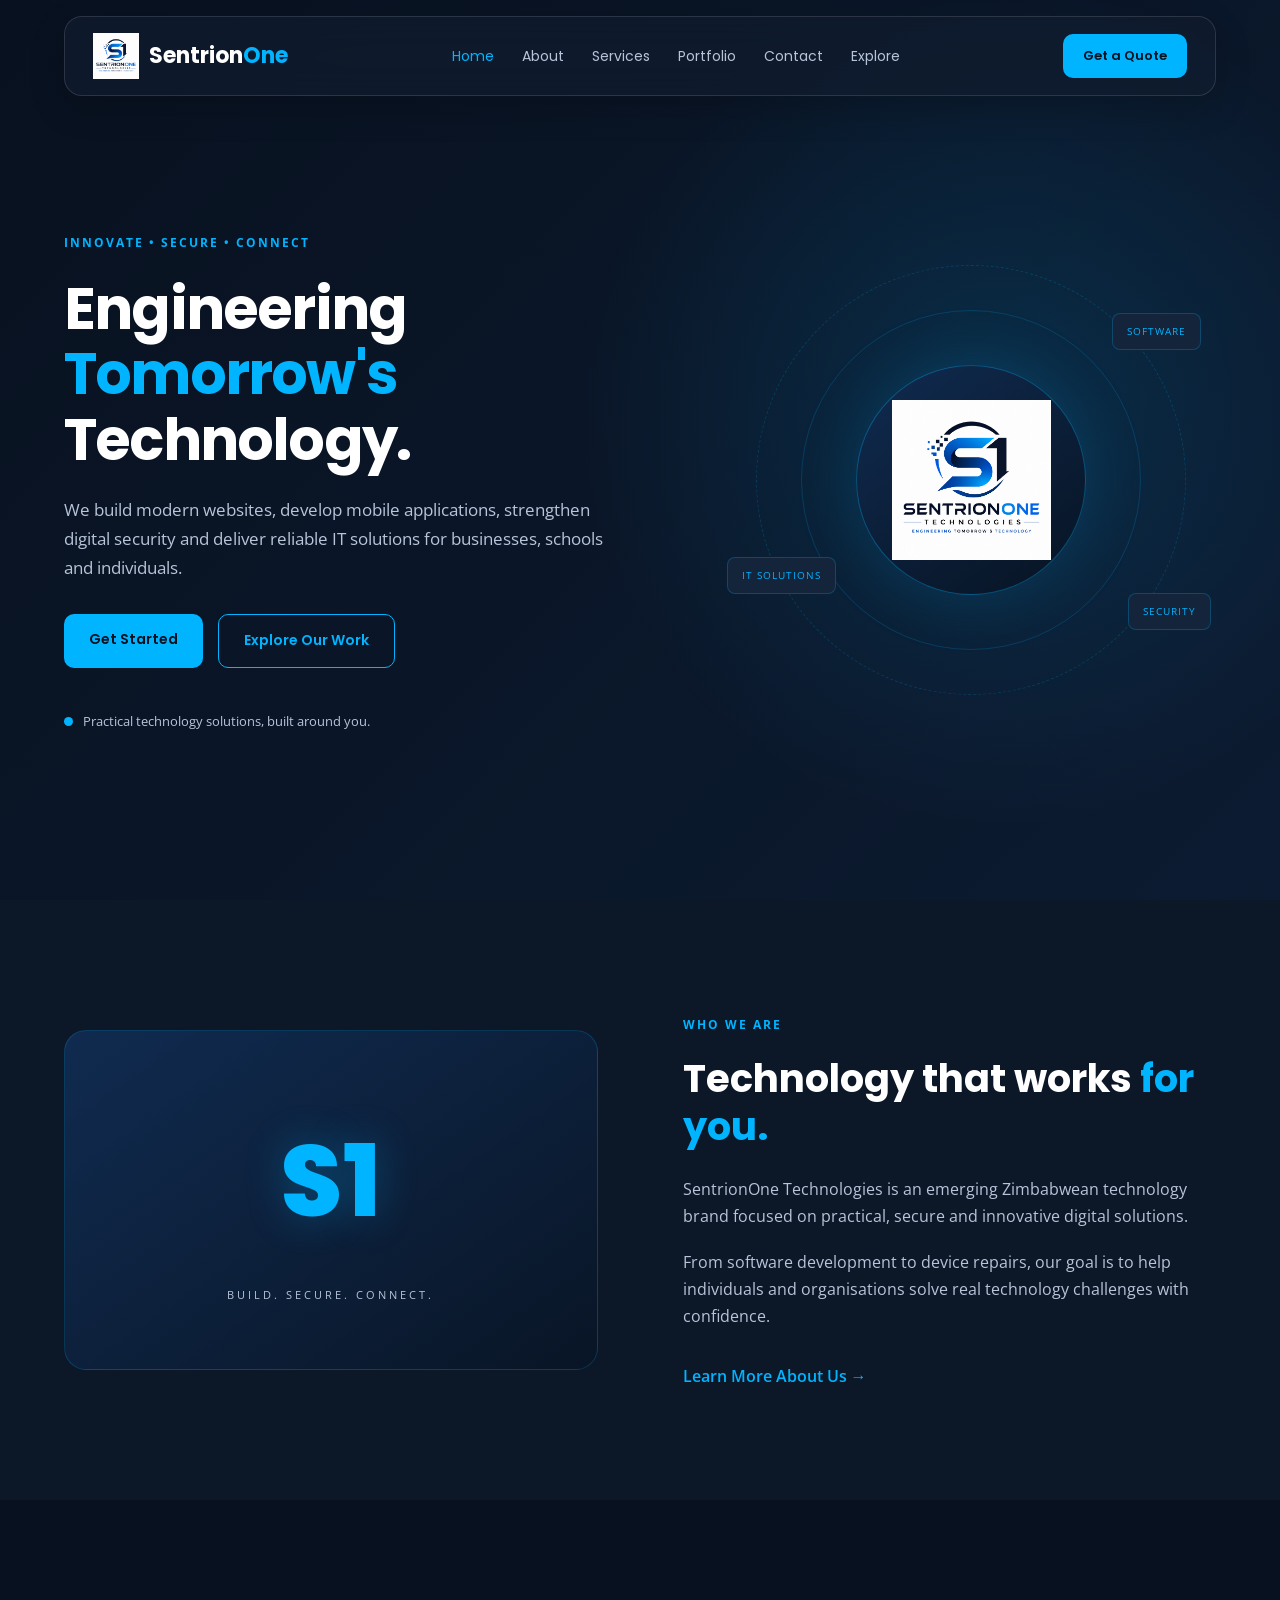
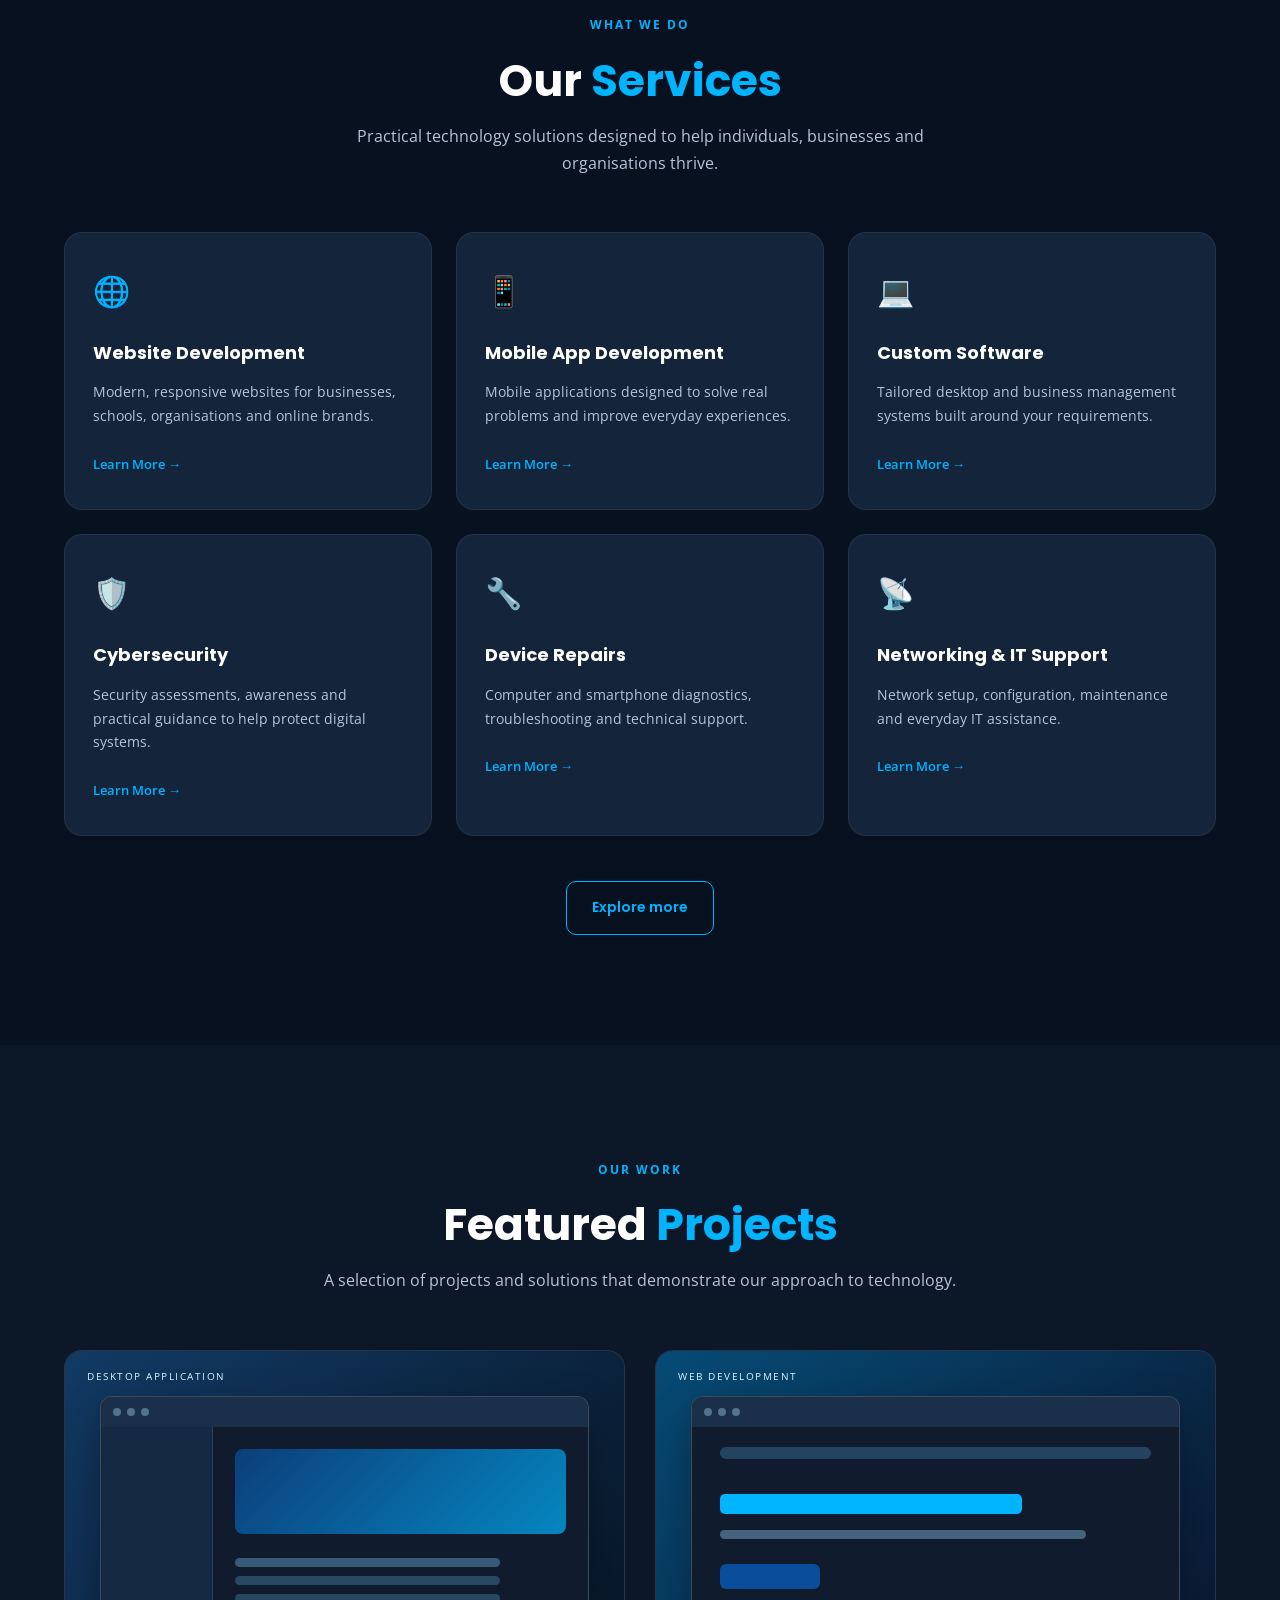
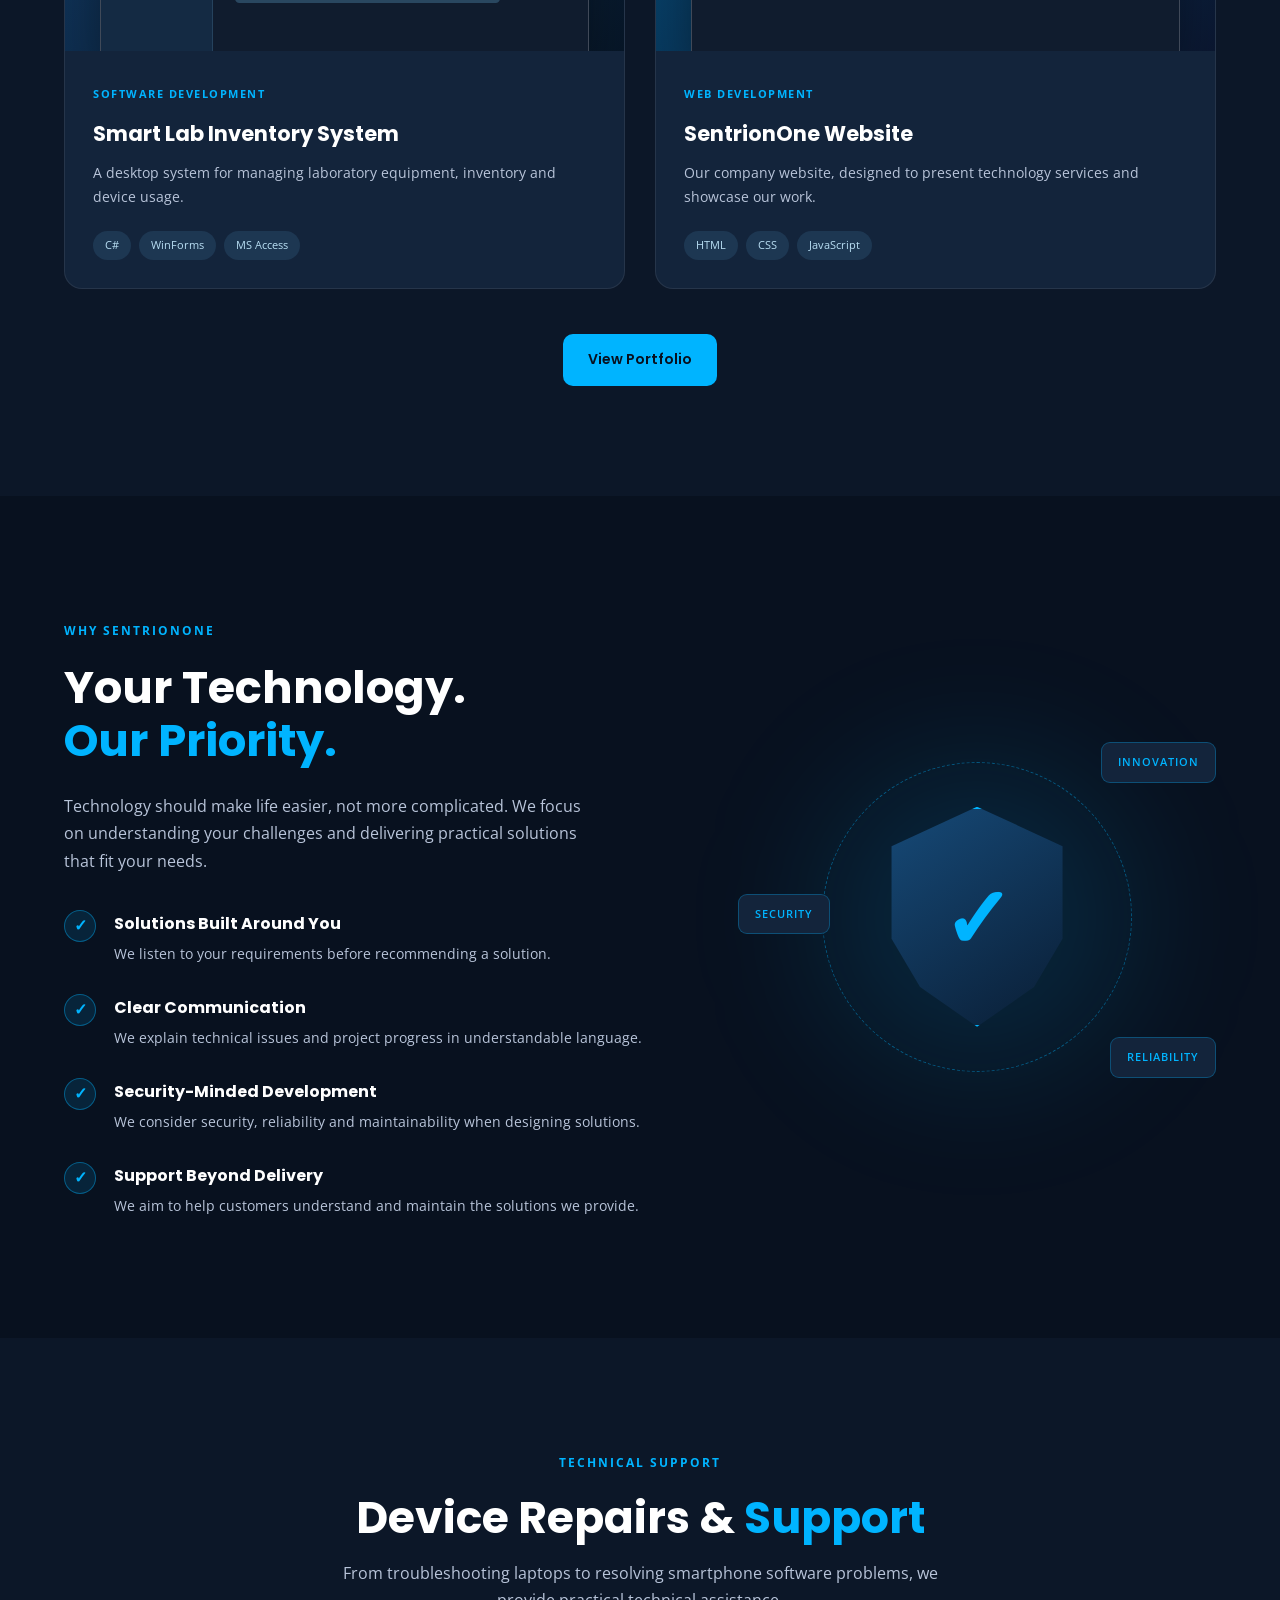
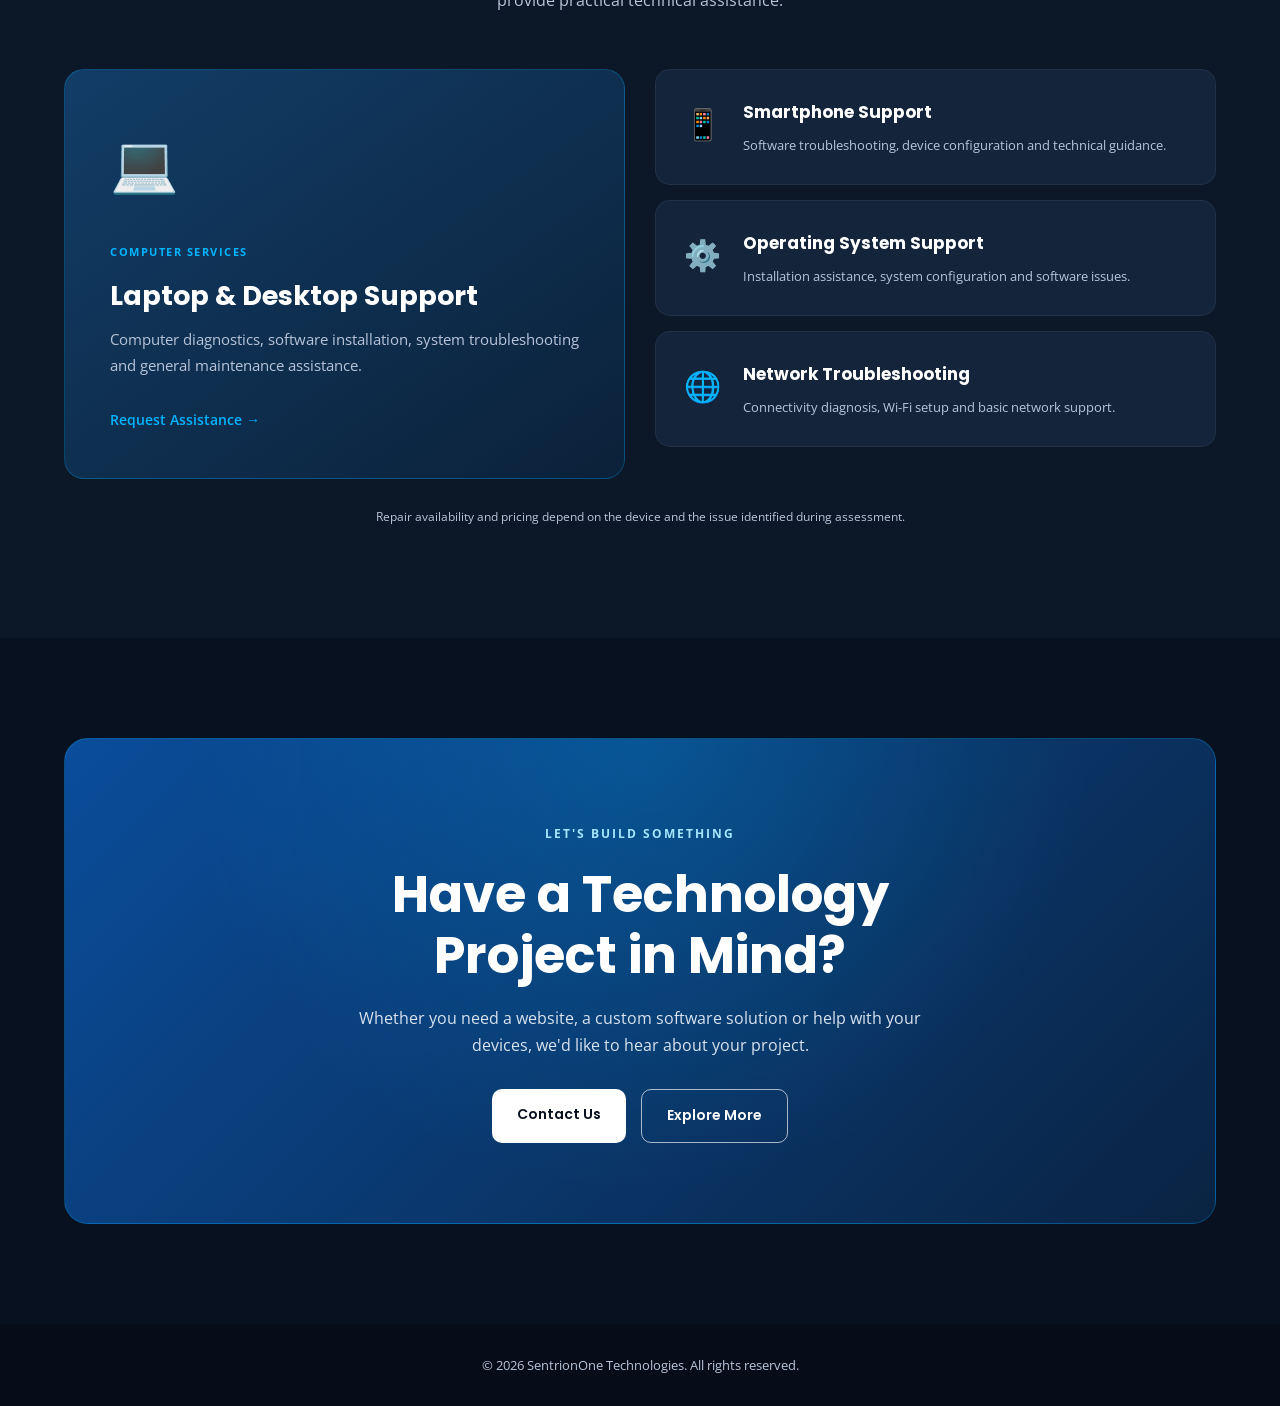
<file: index.html>
<!DOCTYPE html>
<html lang="en">
<head>
    <meta charset="UTF-8">
    <meta name="viewport"
          content="width=device-width, initial-scale=1.0">

    <meta name="description"
          content="SentrionOne Technologies provides web development, mobile apps, cybersecurity, IT support and device repair solutions.">

    <title>SentrionOne Technologies | Home</title>

    <link rel="stylesheet" href="css/styles.css">
</head>
<body>

    <!-- NAVIGATION -->
    <header class="site-header">
        <nav class="navbar container"
             aria-label="Main navigation">

            <a href="index.html" class="logo">
                <img src="images/logo.png"
                     alt="SentrionOne logo">
                <span>Sentrion<span class="accent">One</span></span>
            </a>

            <button class="menu-toggle"
                    type="button"
                    aria-label="Open navigation"
                    aria-expanded="false"
                    aria-controls="nav-links">
                ☰
            </button>

            <ul class="nav-links" id="nav-links">
                <li><a href="index.html" class="active">Home</a></li>
                <li><a href="about.html">About</a></li>
                <li><a href="services.html">Services</a></li>
                <li><a href="portfolio.html">Portfolio</a></li>
                <li><a href="contact.html">Contact</a></li>
                <li><a href="explore.html">Explore</a></li>
            </ul>

            <a href="contact.html" class="nav-cta">
                Get a Quote
            </a>
        </nav>
    </header>

    <main>

        <!-- HERO -->
        <section class="hero">
            <div class="container hero-grid">

                <div class="hero-content">
                    <span class="eyebrow">
                        INNOVATE • SECURE • CONNECT
                    </span>

                    <h1>
                        Engineering
                        <span class="accent">Tomorrow's</span>
                        Technology.
                    </h1>

                    <p>
                        We build modern websites, develop mobile
                        applications, strengthen digital security
                        and deliver reliable IT solutions for
                        businesses, schools and individuals.
                    </p>

                    <div class="hero-buttons">
                        <a href="contact.html" class="btn btn-primary">
                            Get Started
                        </a>

                        <a href="portfolio.html" class="btn btn-outline">
                            Explore Our Work
                        </a>
                    </div>

                    <div class="hero-note">
                        <span class="note-dot"></span>
                        Practical technology solutions, built around you.
                    </div>
                </div>

                <div class="hero-visual">
                    <div class="orbit orbit-one"></div>
                    <div class="orbit orbit-two"></div>

                    <div class="hero-emblem">
                        <img src="images/logo.png"
                             alt="SentrionOne Technologies emblem">
                    </div>

                    <span class="orbit-label label-one">SOFTWARE</span>
                    <span class="orbit-label label-two">SECURITY</span>
                    <span class="orbit-label label-three">IT SOLUTIONS</span>
                </div>

            </div>
        </section>

        <!-- ABOUT -->
        <section class="about-preview" id="about">
            <div class="container about-grid">

                <div class="about-visual">
                    <span class="about-symbol">S1</span>
                    <span class="about-caption">
                        BUILD. SECURE. CONNECT.
                    </span>
                </div>

                <div class="about-content">
                    <span class="eyebrow">WHO WE ARE</span>

                    <h2>
                        Technology that works
                        <span class="accent">for you.</span>
                    </h2>

                    <p>
                        SentrionOne Technologies is an emerging
                        Zimbabwean technology brand focused on
                        practical, secure and innovative digital
                        solutions.
                    </p>

                    <p>
                        From software development to device repairs,
                        our goal is to help individuals and
                        organisations solve real technology
                        challenges with confidence.
                    </p>

                    <a href="about.html" class="text-link">
                        Learn More About Us →
                    </a>
                </div>

            </div>
        </section>

      
<!-- SERVICES -->
<section class="services-section" id="services">
    <div class="container">

        <div class="section-heading">
            <span class="eyebrow">WHAT WE DO</span>
            <h2>Our <span class="accent">Services</span></h2>
            <p>
                Practical technology solutions designed to help
                individuals, businesses and organisations thrive.
            </p>
        </div>

        <div class="services-grid">

            <article class="service-card">
                <div class="service-icon">🌐</div>
                <h3>Website Development</h3>
                <p>
                    Modern, responsive websites for businesses,
                    schools, organisations and online brands.
                </p>
                <a href="services.html">Learn More →</a>
            </article>

            <article class="service-card">
                <div class="service-icon">📱</div>
                <h3>Mobile App Development</h3>
                <p>
                    Mobile applications designed to solve real
                    problems and improve everyday experiences.
                </p>
                <a href="services.html">Learn More →</a>
            </article>

            <article class="service-card">
                <div class="service-icon">💻</div>
                <h3>Custom Software</h3>
                <p>
                    Tailored desktop and business management
                    systems built around your requirements.
                </p>
                <a href="services.html">Learn More →</a>
            </article>

            <article class="service-card">
                <div class="service-icon">🛡️</div>
                <h3>Cybersecurity</h3>
                <p>
                    Security assessments, awareness and practical
                    guidance to help protect digital systems.
                </p>
                <a href="services.html">Learn More →</a>
            </article>

            <article class="service-card">
                <div class="service-icon">🔧</div>
                <h3>Device Repairs</h3>
                <p>
                    Computer and smartphone diagnostics,
                    troubleshooting and technical support.
                </p>
                <a href="services.html">Learn More →</a>
            </article>

            <article class="service-card">
                <div class="service-icon">📡</div>
                <h3>Networking & IT Support</h3>
                <p>
                    Network setup, configuration, maintenance
                    and everyday IT assistance.
                </p>
                <a href="services.html">Learn More →</a>
            </article>

        </div>

        <div class="section-action">
            <a href="services.html" class="btn btn-outline">
                Explore more
            </a>
        </div>

    </div>
</section>

<!-- FEATURED PROJECTS -->
<section class="projects-section" id="projects">
    <div class="container">

        <div class="section-heading">
            <span class="eyebrow">OUR WORK</span>
            <h2>Featured <span class="accent">Projects</span></h2>
            <p>
                A selection of projects and solutions that
                demonstrate our approach to technology.
            </p>
        </div>

        <div class="projects-grid">

            <article class="project-card">
                <div class="project-preview lab-preview">
                    <span class="preview-tag">DESKTOP APPLICATION</span>

                    <div class="preview-window">
                        <div class="window-bar">
                            <span></span><span></span><span></span>
                        </div>
                        <div class="window-content">
                            <div class="window-sidebar"></div>
                            <div class="window-main">
                                <div class="mock-chart"></div>
                                <div class="mock-lines"></div>
                            </div>
                        </div>
                    </div>
                </div>

                <div class="project-info">
                    <span class="project-category">
                        SOFTWARE DEVELOPMENT
                    </span>
                    <h3>Smart Lab Inventory System</h3>
                    <p>
                        A desktop system for managing laboratory
                        equipment, inventory and device usage.
                    </p>
                    <div class="project-tags">
                        <span>C#</span>
                        <span>WinForms</span>
                        <span>MS Access</span>
                    </div>
                </div>
            </article>

            <article class="project-card">
                <div class="project-preview web-preview">
                    <span class="preview-tag">WEB DEVELOPMENT</span>

                    <div class="preview-window">
                        <div class="window-bar">
                            <span></span><span></span><span></span>
                        </div>
                        <div class="website-mockup">
                            <div class="mock-nav"></div>
                            <div class="mock-heading"></div>
                            <div class="mock-subheading"></div>
                            <div class="mock-button"></div>
                        </div>
                    </div>
                </div>

                <div class="project-info">
                    <span class="project-category">
                        WEB DEVELOPMENT
                    </span>
                    <h3>SentrionOne Website</h3>
                    <p>
                        Our company website, designed to present
                        technology services and showcase our work.
                    </p>
                    <div class="project-tags">
                        <span>HTML</span>
                        <span>CSS</span>
                        <span>JavaScript</span>
                    </div>
                </div>
            </article>

        </div>

        <div class="section-action">
            <a href="portfolio.html" class="btn btn-primary">
                View Portfolio
            </a>
        </div>

    </div>
</section>


<!-- WHY CHOOSE SENTRIONONE -->
<section class="why-section" id="why-us">
    <div class="container why-grid">

        <div class="why-content">
            <span class="eyebrow">WHY SENTRIONONE</span>

            <h2>
                Your Technology.
                <span class="accent">Our Priority.</span>
            </h2>

            <p class="why-intro">
                Technology should make life easier, not more
                complicated. We focus on understanding your
                challenges and delivering practical solutions
                that fit your needs.
            </p>

            <div class="why-list">

                <div class="why-item">
                    <span class="why-check">✓</span>
                    <div>
                        <h3>Solutions Built Around You</h3>
                        <p>
                            We listen to your requirements before
                            recommending a solution.
                        </p>
                    </div>
                </div>

                <div class="why-item">
                    <span class="why-check">✓</span>
                    <div>
                        <h3>Clear Communication</h3>
                        <p>
                            We explain technical issues and project
                            progress in understandable language.
                        </p>
                    </div>
                </div>

                <div class="why-item">
                    <span class="why-check">✓</span>
                    <div>
                        <h3>Security-Minded Development</h3>
                        <p>
                            We consider security, reliability and
                            maintainability when designing solutions.
                        </p>
                    </div>
                </div>

                <div class="why-item">
                    <span class="why-check">✓</span>
                    <div>
                        <h3>Support Beyond Delivery</h3>
                        <p>
                            We aim to help customers understand and
                            maintain the solutions we provide.
                        </p>
                    </div>
                </div>

            </div>
        </div>

        <div class="why-visual">
            <div class="why-glow"></div>

            <div class="why-orbit">
                <div class="why-shield">
                    <span class="shield-check">✓</span>
                </div>
            </div>

            <span class="why-floating-label why-label-one">
                INNOVATION
            </span>

            <span class="why-floating-label why-label-two">
                RELIABILITY
            </span>

            <span class="why-floating-label why-label-three">
                SECURITY
            </span>
        </div>

    </div>
</section>


<!-- DEVICE REPAIRS -->
<section class="repairs-section" id="repairs">
    <div class="container">

        <div class="section-heading">
            <span class="eyebrow">TECHNICAL SUPPORT</span>

            <h2>
                Device Repairs &
                <span class="accent">Support</span>
            </h2>

            <p>
                From troubleshooting laptops to resolving
                smartphone software problems, we provide
                practical technical assistance.
            </p>
        </div>

        <div class="repairs-layout">

            <div class="repair-feature">
                <div class="repair-feature-icon">💻</div>

                <span class="repair-type">
                    COMPUTER SERVICES
                </span>

                <h3>Laptop & Desktop Support</h3>

                <p>
                    Computer diagnostics, software installation,
                    system troubleshooting and general
                    maintenance assistance.
                </p>

                <a href="contact.html" class="repair-link">
                    Request Assistance →
                </a>
            </div>

            <div class="repair-list">

                <div class="repair-list-item">
                    <div class="repair-small-icon">📱</div>

                    <div>
                        <h3>Smartphone Support</h3>
                        <p>
                            Software troubleshooting, device
                            configuration and technical guidance.
                        </p>
                    </div>
                </div>

                <div class="repair-list-item">
                    <div class="repair-small-icon">⚙️</div>

                    <div>
                        <h3>Operating System Support</h3>
                        <p>
                            Installation assistance, system
                            configuration and software issues.
                        </p>
                    </div>
                </div>

                <div class="repair-list-item">
                    <div class="repair-small-icon">🌐</div>

                    <div>
                        <h3>Network Troubleshooting</h3>
                        <p>
                            Connectivity diagnosis, Wi-Fi setup
                            and basic network support.
                        </p>
                    </div>
                </div>

            </div>
        </div>

        <p class="repairs-note">
            Repair availability and pricing depend on the device
            and the issue identified during assessment.
        </p>

    </div>
</section>


<!-- CALL TO ACTION -->
<section class="cta-section" id="get-started">
    <div class="container">

        <div class="cta-content">
            <span class="eyebrow">LET'S BUILD SOMETHING</span>

            <h2>
                Have a Technology
                <span>Project in Mind?</span>
            </h2>

            <p>
                Whether you need a website, a custom software
                solution or help with your devices, we'd like
                to hear about your project.
            </p>

            <div class="cta-buttons">
                <a href="contact.html" class="btn cta-primary">
                    Contact Us
                </a>

                <a href="explore.html" class="btn cta-secondary">
                    Explore More
                </a>
            </div>
        </div>

    </div>
</section>


    </main>

    <footer class="footer">
        <div class="container">
            <p>© 2026 SentrionOne Technologies. All rights reserved.</p>
        </div>
    </footer>

    <script src="js/script.js"></script>
</body>
</html>
</file>
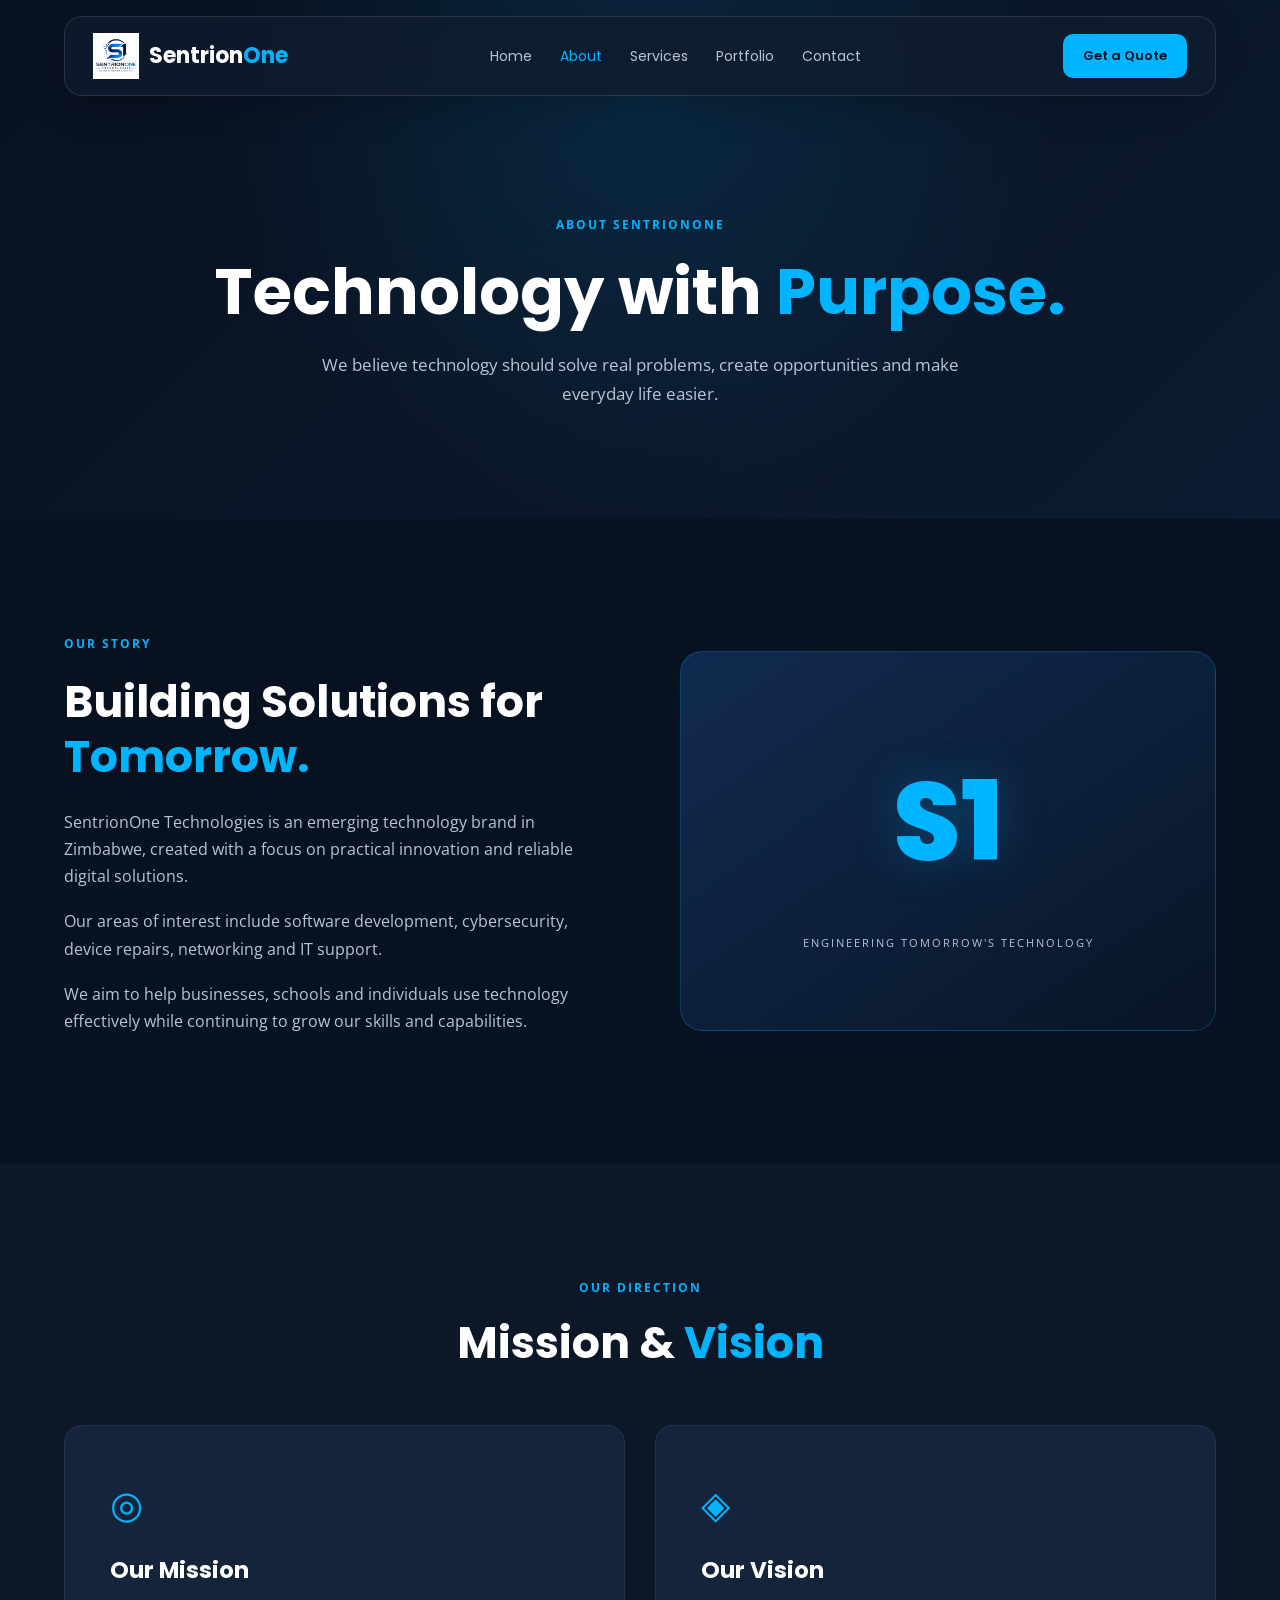
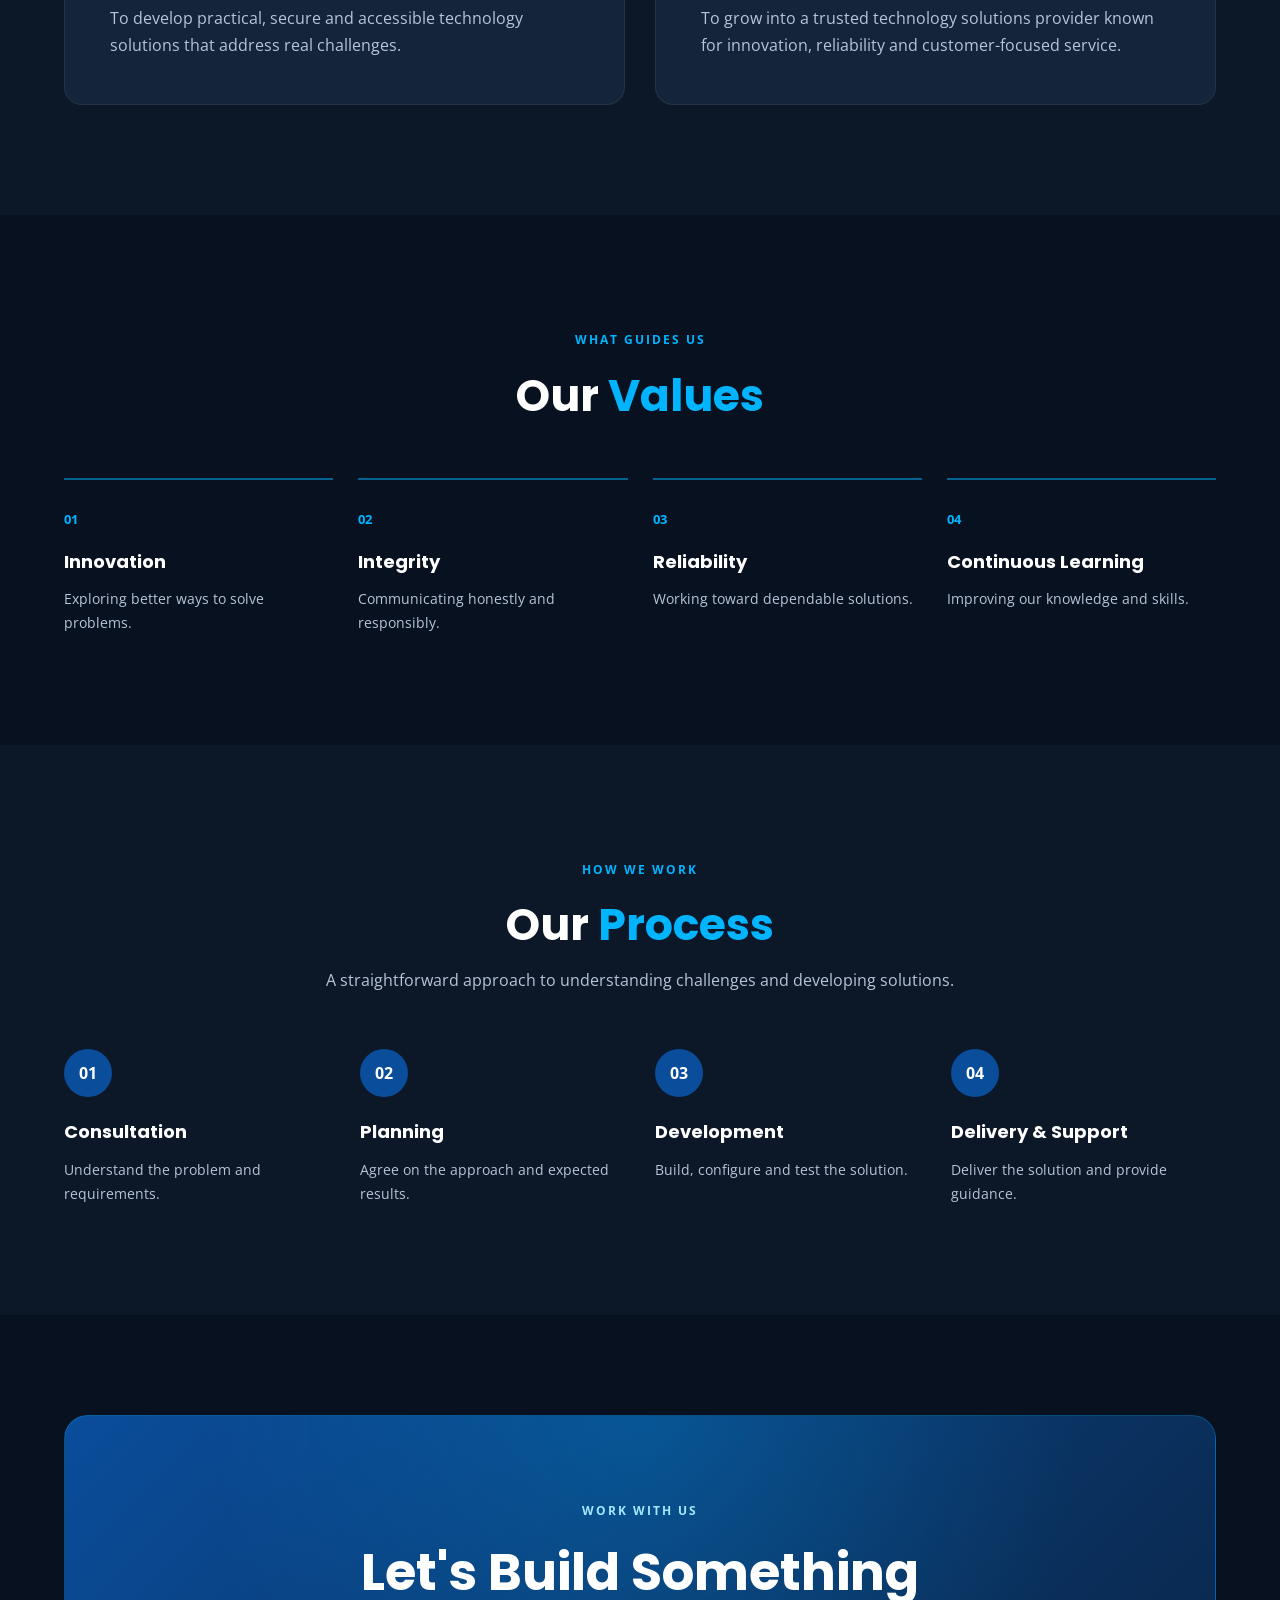
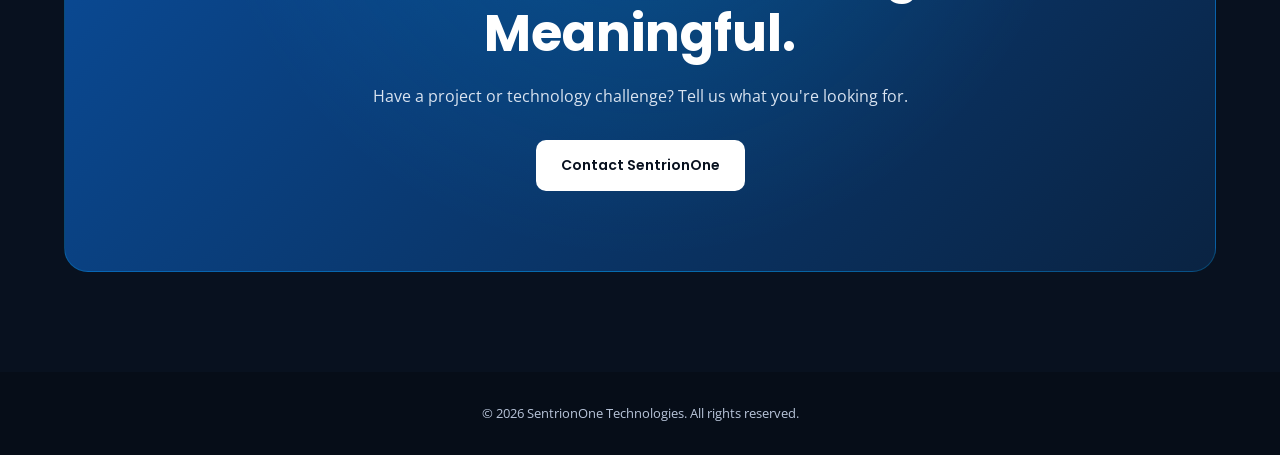
<file: about.html>
<!DOCTYPE html>
<html lang="en">
<head>
    <meta charset="UTF-8">
    <meta name="viewport"
          content="width=device-width, initial-scale=1.0">

    <meta name="description"
          content="Learn about SentrionOne Technologies, our mission, vision and approach to technology solutions.">

    <title>About Us | SentrionOne Technologies</title>

    <link rel="stylesheet" href="css/styles.css">
</head>
<body>

    <!-- NAVIGATION -->
    <header class="site-header">
        <nav class="navbar container"
             aria-label="Main navigation">

            <a href="index.html" class="logo">
                <img src="images/logo.png"
                     alt="SentrionOne logo">
                <span>Sentrion<span class="accent">One</span></span>
            </a>

            <button class="menu-toggle"
                    type="button"
                    aria-label="Open navigation"
                    aria-expanded="false"
                    aria-controls="nav-links">
                ☰
            </button>

            <ul class="nav-links" id="nav-links">
                <li><a href="index.html">Home</a></li>
                <li><a href="about.html" class="active">About</a></li>
                <li><a href="services.html">Services</a></li>
                <li><a href="portfolio.html">Portfolio</a></li>
                <li><a href="contact.html">Contact</a></li>
            </ul>

            <a href="contact.html" class="nav-cta">
                Get a Quote
            </a>
        </nav>
    </header>

    <main>

        <!-- PAGE HERO -->
        <section class="page-hero">
            <div class="container">
                <span class="eyebrow">ABOUT SENTRIONONE</span>

                <h1>
                    Technology with
                    <span class="accent">Purpose.</span>
                </h1>

                <p>
                    We believe technology should solve real
                    problems, create opportunities and make
                    everyday life easier.
                </p>
            </div>
        </section>

        <!-- OUR STORY -->
        <section class="story-section">
            <div class="container story-grid">

                <div class="story-content">
                    <span class="eyebrow">OUR STORY</span>

                    <h2>
                        Building Solutions for
                        <span class="accent">Tomorrow.</span>
                    </h2>

                    <p>
                        SentrionOne Technologies is an emerging
                        technology brand in Zimbabwe, created
                        with a focus on practical innovation
                        and reliable digital solutions.
                    </p>

                    <p>
                        Our areas of interest include software
                        development, cybersecurity, device
                        repairs, networking and IT support.
                    </p>

                    <p>
                        We aim to help businesses, schools and
                        individuals use technology effectively
                        while continuing to grow our skills
                        and capabilities.
                    </p>
                </div>

                <div class="story-visual">
                    <div class="story-logo">S1</div>
                    <span>ENGINEERING TOMORROW'S TECHNOLOGY</span>
                </div>

            </div>
        </section>

        <!-- MISSION & VISION -->
        <section class="mission-section">
            <div class="container">

                <div class="section-heading">
                    <span class="eyebrow">OUR DIRECTION</span>
                    <h2>Mission & <span class="accent">Vision</span></h2>
                </div>

                <div class="mission-grid">

                    <article class="mission-card">
                        <span class="mission-icon">◎</span>
                        <h3>Our Mission</h3>
                        <p>
                            To develop practical, secure and
                            accessible technology solutions
                            that address real challenges.
                        </p>
                    </article>

                    <article class="mission-card">
                        <span class="mission-icon">◈</span>
                        <h3>Our Vision</h3>
                        <p>
                            To grow into a trusted technology
                            solutions provider known for
                            innovation, reliability and
                            customer-focused service.
                        </p>
                    </article>

                </div>
            </div>
        </section>

        <!-- OUR VALUES -->
        <section class="values-section">
            <div class="container">

                <div class="section-heading">
                    <span class="eyebrow">WHAT GUIDES US</span>
                    <h2>Our <span class="accent">Values</span></h2>
                </div>

                <div class="values-grid">

                    <div class="value-item">
                        <span>01</span>
                        <h3>Innovation</h3>
                        <p>Exploring better ways to solve problems.</p>
                    </div>

                    <div class="value-item">
                        <span>02</span>
                        <h3>Integrity</h3>
                        <p>Communicating honestly and responsibly.</p>
                    </div>

                    <div class="value-item">
                        <span>03</span>
                        <h3>Reliability</h3>
                        <p>Working toward dependable solutions.</p>
                    </div>

                    <div class="value-item">
                        <span>04</span>
                        <h3>Continuous Learning</h3>
                        <p>Improving our knowledge and skills.</p>
                    </div>

                </div>
            </div>
        </section>

        <!-- OUR PROCESS -->
        <section class="process-section">
            <div class="container">

                <div class="section-heading">
                    <span class="eyebrow">HOW WE WORK</span>
                    <h2>Our <span class="accent">Process</span></h2>
                    <p>
                        A straightforward approach to understanding
                        challenges and developing solutions.
                    </p>
                </div>

                <div class="process-grid">

                    <div class="process-step">
                        <span>01</span>
                        <h3>Consultation</h3>
                        <p>Understand the problem and requirements.</p>
                    </div>

                    <div class="process-step">
                        <span>02</span>
                        <h3>Planning</h3>
                        <p>Agree on the approach and expected results.</p>
                    </div>

                    <div class="process-step">
                        <span>03</span>
                        <h3>Development</h3>
                        <p>Build, configure and test the solution.</p>
                    </div>

                    <div class="process-step">
                        <span>04</span>
                        <h3>Delivery & Support</h3>
                        <p>Deliver the solution and provide guidance.</p>
                    </div>

                </div>
            </div>
        </section>

        <!-- CTA -->
        <section class="cta-section">
            <div class="container">
                <div class="cta-content">

                    <span class="eyebrow">WORK WITH US</span>

                    <h2>
                        Let's Build Something
                        <span>Meaningful.</span>
                    </h2>

                    <p>
                        Have a project or technology challenge?
                        Tell us what you're looking for.
                    </p>

                    <a href="contact.html" class="btn cta-primary">
                        Contact SentrionOne
                    </a>

                </div>
            </div>
        </section>

    </main>

    <footer class="footer">
        <div class="container">
            <p>
                © 2026 SentrionOne Technologies.
                All rights reserved.
            </p>
        </div>
    </footer>

    <script src="js/script.js"></script>
</body>
</html>
</file>
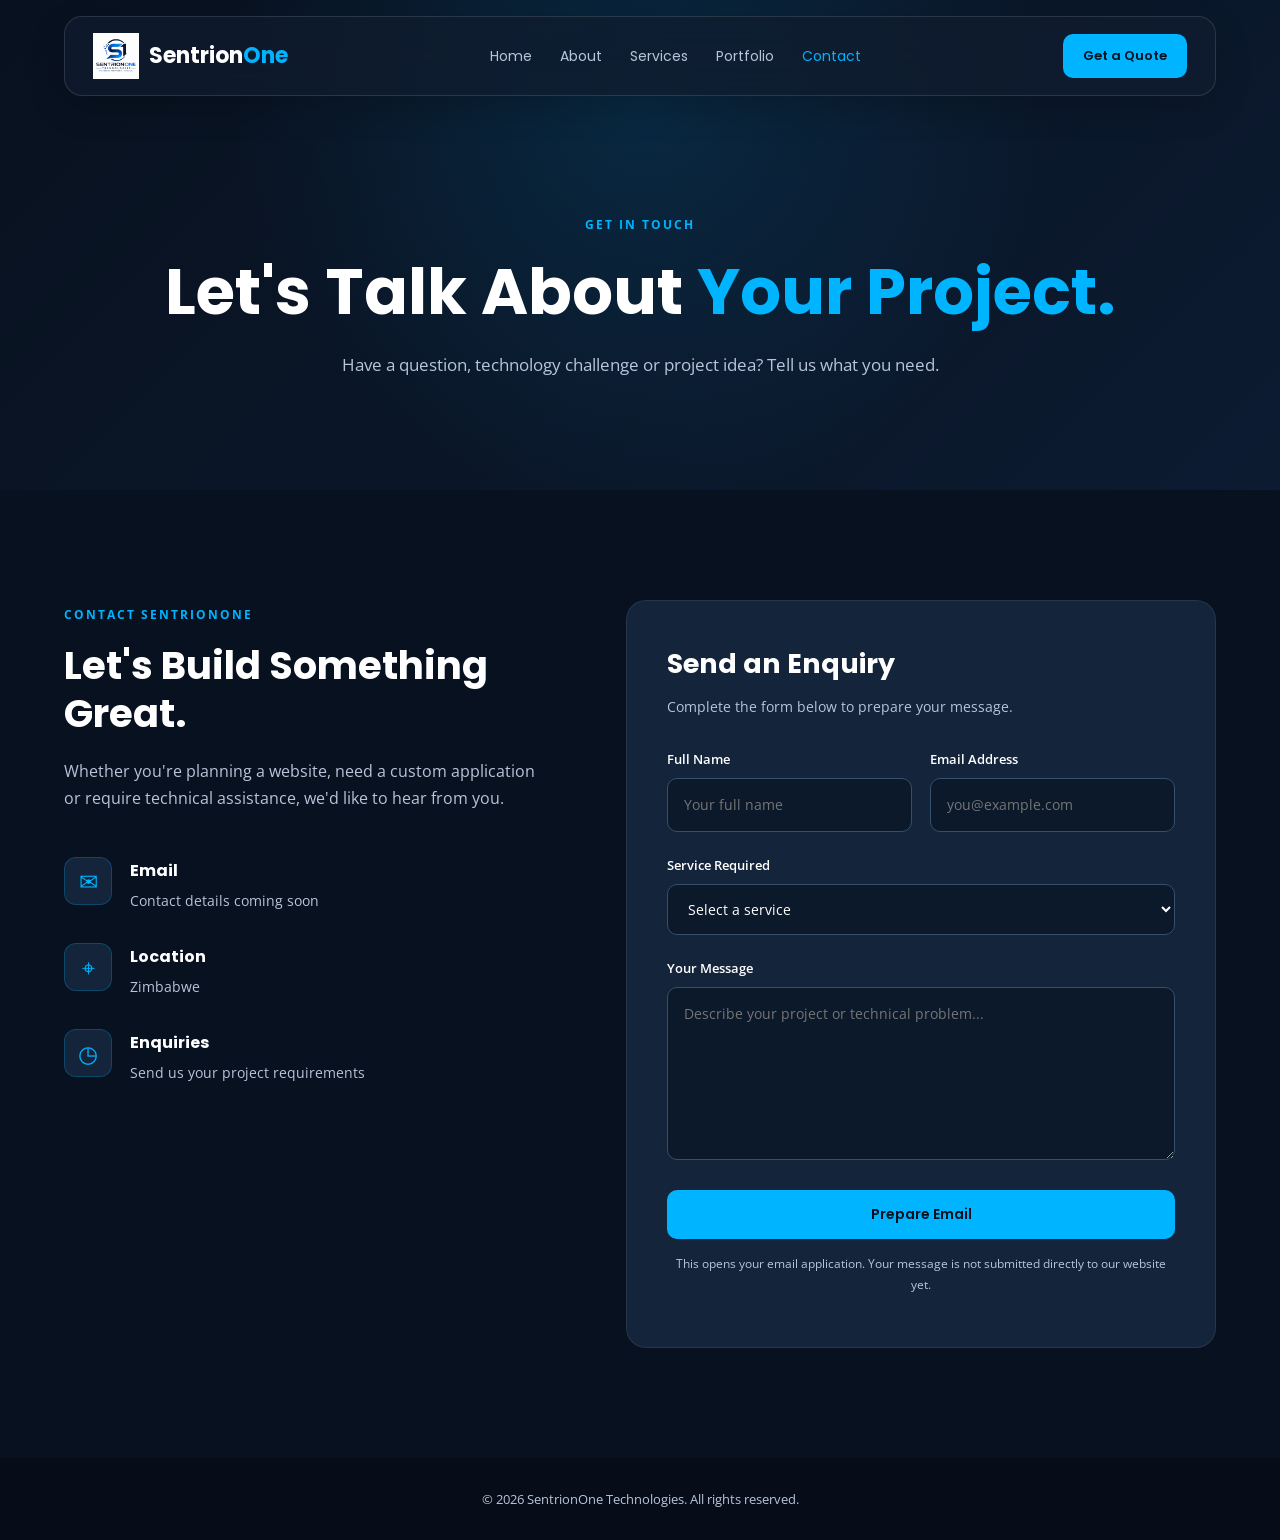
<file: contact.html>
<!DOCTYPE html>
<html lang="en">
<head>
    <meta charset="UTF-8">
    <meta name="viewport" content="width=device-width, initial-scale=1.0">

    <meta name="description"
          content="Contact SentrionOne Technologies for software development, cybersecurity, repairs and IT support.">

    <title>Contact Us | SentrionOne Technologies</title>

    <link rel="stylesheet" href="css/styles.css">
</head>
<body>

<header class="site-header">
    <nav class="navbar container" aria-label="Main navigation">

        <a href="index.html" class="logo">
            <img src="images/logo.png" alt="SentrionOne logo">
            <span>Sentrion<span class="accent">One</span></span>
        </a>

        <button class="menu-toggle" type="button"
                aria-label="Open navigation"
                aria-expanded="false"
                aria-controls="nav-links">☰</button>

        <ul class="nav-links" id="nav-links">
            <li><a href="index.html">Home</a></li>
            <li><a href="about.html">About</a></li>
            <li><a href="services.html">Services</a></li>
            <li><a href="portfolio.html">Portfolio</a></li>
            <li><a href="contact.html" class="active">Contact</a></li>
        </ul>

        <a href="contact.html" class="nav-cta">Get a Quote</a>
    </nav>
</header>

<main>

    <!-- PAGE HERO -->
    <section class="page-hero">
        <div class="container">
            <span class="eyebrow">GET IN TOUCH</span>

            <h1>
                Let's Talk About
                <span class="accent">Your Project.</span>
            </h1>

            <p>
                Have a question, technology challenge or project
                idea? Tell us what you need.
            </p>
        </div>
    </section>

    <!-- CONTACT SECTION -->
    <section class="contact-section">
        <div class="container contact-grid">

            <!-- LEFT: CONTACT INFORMATION -->
            <div class="contact-info">
                <span class="eyebrow">CONTACT SENTRIONONE</span>

                <h2>Let's Build Something Great.</h2>

                <p>
                    Whether you're planning a website,
                    need a custom application or require
                    technical assistance, we'd like
                    to hear from you.
                </p>

                <div class="contact-detail">
                    <div class="contact-icon">✉</div>
                    <div>
                        <h3>Email</h3>
                        <p>Contact details coming soon</p>
                    </div>
                </div>

                <div class="contact-detail">
                    <div class="contact-icon">⌖</div>
                    <div>
                        <h3>Location</h3>
                        <p>Zimbabwe</p>
                    </div>
                </div>

                <div class="contact-detail">
                    <div class="contact-icon">◷</div>
                    <div>
                        <h3>Enquiries</h3>
                        <p>Send us your project requirements</p>
                    </div>
                </div>
            </div>

            <!-- RIGHT: CONTACT FORM -->
            <div class="contact-form-wrapper">

                <h2>Send an Enquiry</h2>

                <p class="form-intro">
                    Complete the form below to prepare
                    your message.
                </p>

                <form id="contactForm">

                    <div class="form-row">

                        <div class="form-group">
                            <label for="fullName">Full Name</label>
                            <input type="text"
                                   id="fullName"
                                   name="fullName"
                                   placeholder="Your full name"
                                   autocomplete="name"
                                   required>
                        </div>

                        <div class="form-group">
                            <label for="email">Email Address</label>
                            <input type="email"
                                   id="email"
                                   name="email"
                                   placeholder="you@example.com"
                                   autocomplete="email"
                                   required>
                        </div>

                    </div>

                    <div class="form-group">
                        <label for="service">Service Required</label>

                        <select id="service" name="service" required>
                            <option value="">Select a service</option>
                            <option value="Website Development">
                                Website Development
                            </option>
                            <option value="Mobile App Development">
                                Mobile App Development
                            </option>
                            <option value="Custom Software">
                                Custom Software Development
                            </option>
                            <option value="Cybersecurity">
                                Cybersecurity
                            </option>
                            <option value="Device Repairs">
                                Computer & Phone Repairs
                            </option>
                            <option value="Networking and IT Support">
                                Networking & IT Support
                            </option>
                            <option value="Other">
                                Other Enquiry
                            </option>
                        </select>
                    </div>

                    <div class="form-group">
                        <label for="message">Your Message</label>

                        <textarea id="message"
                                  name="message"
                                  rows="6"
                                  placeholder="Describe your project or technical problem..."
                                  required></textarea>
                    </div>

                    <button type="submit"
                            class="btn btn-primary contact-submit">
                        Prepare Email
                    </button>

                    <p class="form-note">
                        This opens your email application.
                        Your message is not submitted directly
                        to our website yet.
                    </p>

                    <p id="formStatus" role="status" aria-live="polite"></p>

                </form>

            </div>

        </div>
    </section>

</main>

<footer class="footer">
    <div class="container">
        <p>© 2026 SentrionOne Technologies. All rights reserved.</p>
    </div>
</footer>

<script src="js/script.js"></script>
</body>
</html>
</file>
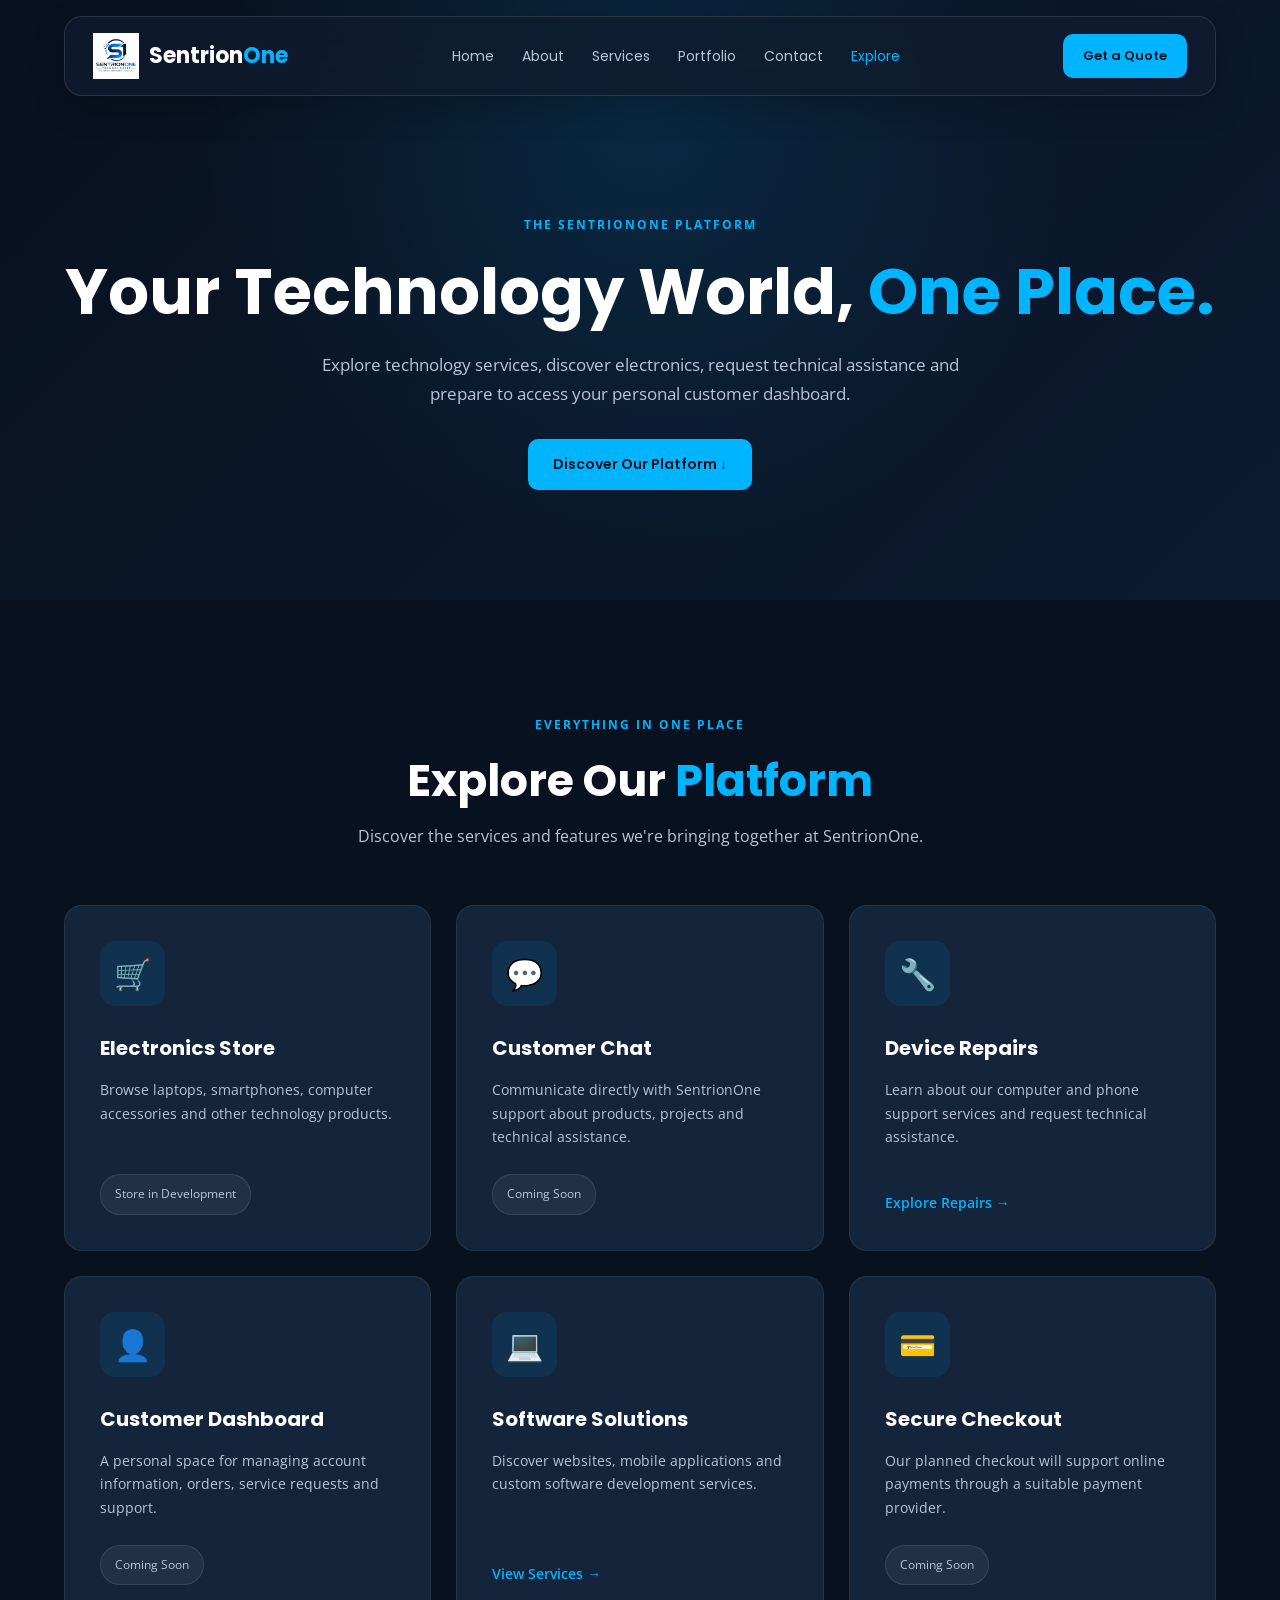
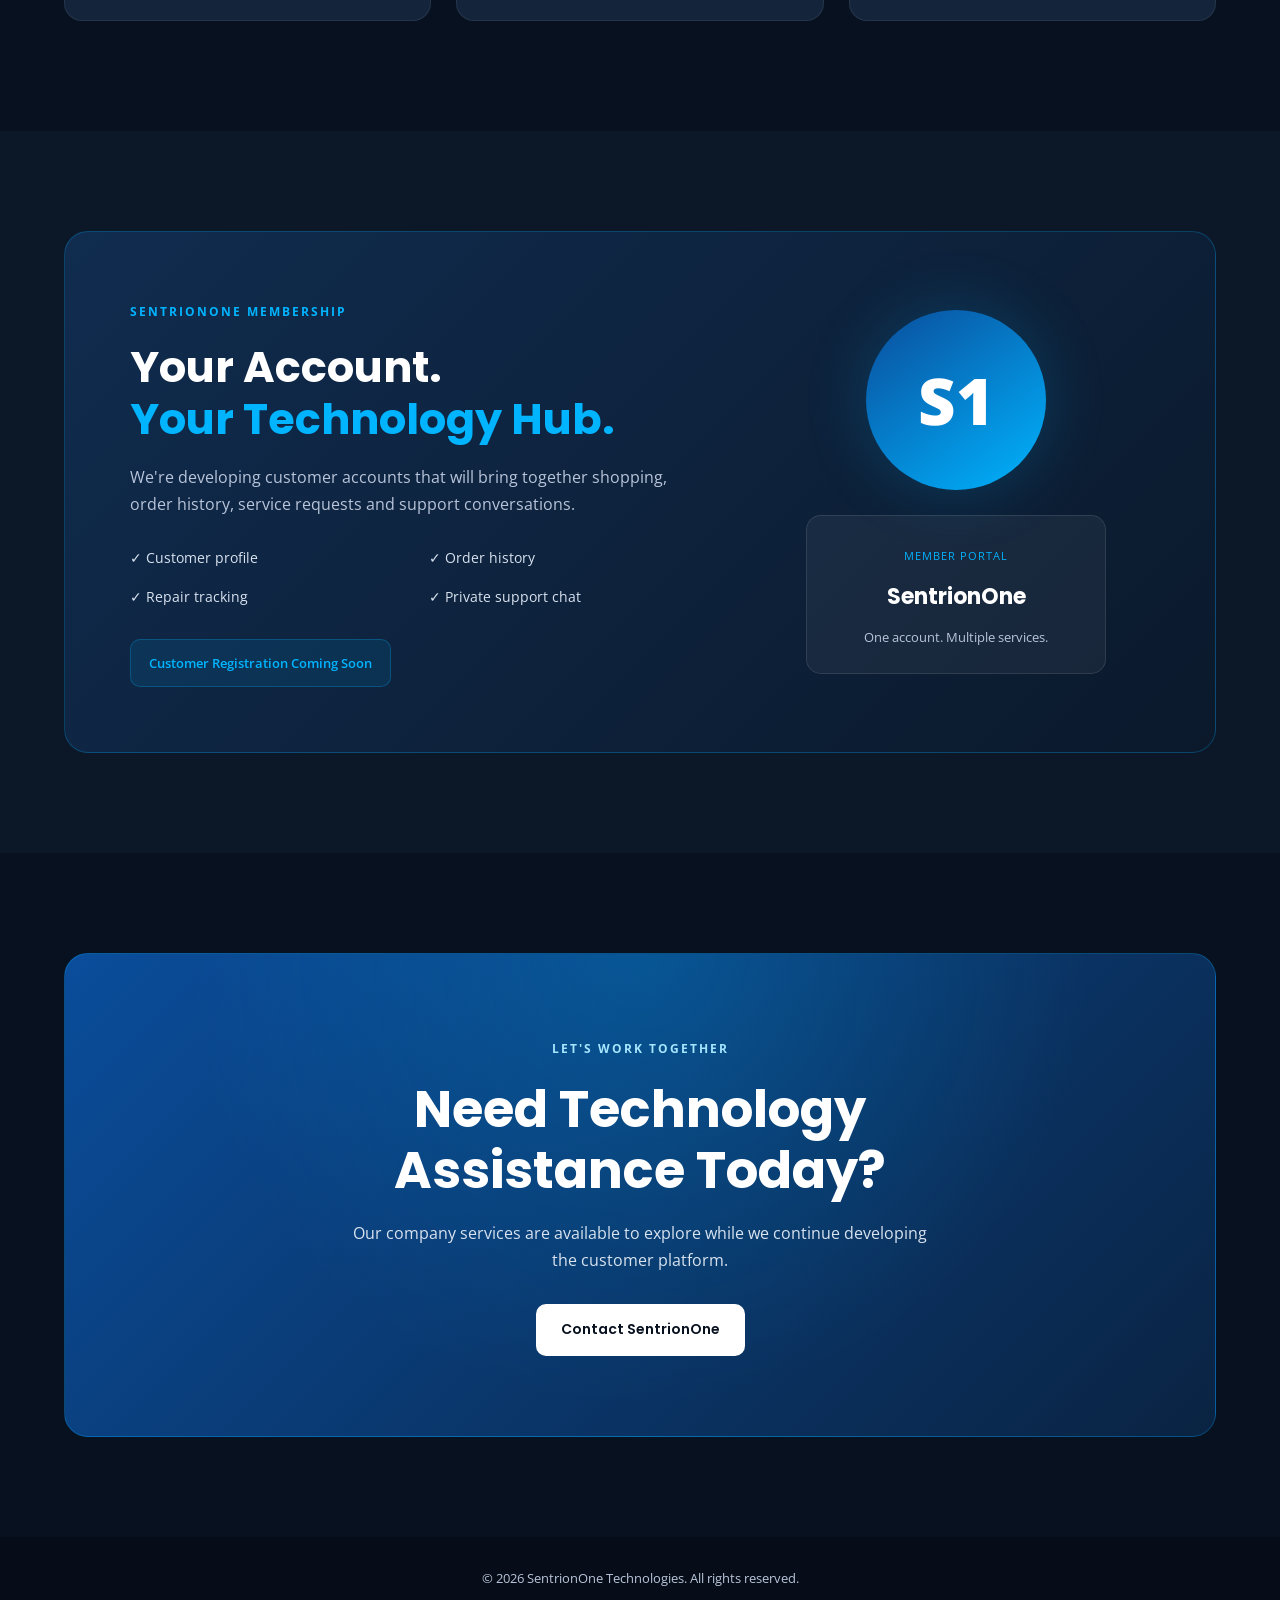
<file: explore.html>
<!DOCTYPE html>
<html lang="en">
<head>
    <meta charset="UTF-8">
    <meta name="viewport"
          content="width=device-width, initial-scale=1.0">

    <meta name="description"
          content="Explore SentrionOne Technologies services, electronics store, technical support and customer platform.">

    <title>Explore | SentrionOne Technologies</title>

    <link rel="stylesheet" href="css/styles.css">
</head>
<body>

<!-- NAVIGATION -->
<header class="site-header">
    <nav class="navbar container" aria-label="Main navigation">

        <a href="index.html" class="logo">
            <img src="images/logo.png"
                 alt="SentrionOne logo">

            <span>
                Sentrion<span class="accent">One</span>
            </span>
        </a>

        <button class="menu-toggle"
                type="button"
                aria-label="Open navigation"
                aria-expanded="false"
                aria-controls="nav-links">
            ☰
        </button>

        <ul class="nav-links" id="nav-links">
            <li><a href="index.html">Home</a></li>
            <li><a href="about.html">About</a></li>
            <li><a href="services.html">Services</a></li>
            <li><a href="portfolio.html">Portfolio</a></li>
            <li><a href="contact.html">Contact</a></li>
            <li><a href="explore.html" class="active">Explore</a></li>
        </ul>

        <a href="contact.html" class="nav-cta">
            Get a Quote
        </a>

    </nav>
</header>

<main>

    <!-- EXPLORE HERO -->
    <section class="page-hero explore-hero">
        <div class="container">

            <span class="eyebrow">
                THE SENTRIONONE PLATFORM
            </span>

            <h1>
                Your Technology World,
                <span class="accent">One Place.</span>
            </h1>

            <p>
                Explore technology services, discover electronics,
                request technical assistance and prepare to
                access your personal customer dashboard.
            </p>

            <a href="#explore-features" class="btn btn-primary">
                Discover Our Platform ↓
            </a>

        </div>
    </section>


    <!-- PLATFORM FEATURES -->
    <section class="explore-section" id="explore-features">

        <div class="container">

            <div class="section-heading">
                <span class="eyebrow">
                    EVERYTHING IN ONE PLACE
                </span>

                <h2>
                    Explore Our
                    <span class="accent">Platform</span>
                </h2>

                <p>
                    Discover the services and features we're
                    bringing together at SentrionOne.
                </p>
            </div>

            <div class="explore-grid">

                <!-- STORE -->
                <article class="explore-card">
                    <div class="explore-icon">🛒</div>

                    <h3>Electronics Store</h3>

                    <p>
                        Browse laptops, smartphones,
                        computer accessories and other
                        technology products.
                    </p>

                    <span class="explore-status">
                        Store in Development
                    </span>
                </article>

                <!-- CHAT -->
                <article class="explore-card">
                    <div class="explore-icon">💬</div>

                    <h3>Customer Chat</h3>

                    <p>
                        Communicate directly with SentrionOne
                        support about products, projects
                        and technical assistance.
                    </p>

                    <span class="explore-status">
                        Coming Soon
                    </span>
                </article>

                <!-- REPAIRS -->
                <article class="explore-card">
                    <div class="explore-icon">🔧</div>

                    <h3>Device Repairs</h3>

                    <p>
                        Learn about our computer and phone
                        support services and request
                        technical assistance.
                    </p>

                    <a href="services.html#repairs"
                       class="explore-link">
                        Explore Repairs →
                    </a>
                </article>

                <!-- DASHBOARD -->
                <article class="explore-card">
                    <div class="explore-icon">👤</div>

                    <h3>Customer Dashboard</h3>

                    <p>
                        A personal space for managing
                        account information, orders,
                        service requests and support.
                    </p>

                    <span class="explore-status">
                        Coming Soon
                    </span>
                </article>

                <!-- SOFTWARE -->
                <article class="explore-card">
                    <div class="explore-icon">💻</div>

                    <h3>Software Solutions</h3>

                    <p>
                        Discover websites, mobile applications
                        and custom software development
                        services.
                    </p>

                    <a href="services.html"
                       class="explore-link">
                        View Services →
                    </a>
                </article>

                <!-- PAYMENTS -->
                <article class="explore-card">
                    <div class="explore-icon">💳</div>

                    <h3>Secure Checkout</h3>

                    <p>
                        Our planned checkout will support
                        online payments through a suitable
                        payment provider.
                    </p>

                    <span class="explore-status">
                        Coming Soon
                    </span>
                </article>

            </div>

        </div>
    </section>


    <!-- MEMBERSHIP -->
    <section class="membership-section">

        <div class="container">

            <div class="membership-box">

                <div class="membership-content">

                    <span class="eyebrow">
                        SENTRIONONE MEMBERSHIP
                    </span>

                    <h2>
                        Your Account.
                        <span class="accent">
                            Your Technology Hub.
                        </span>
                    </h2>

                    <p>
                        We're developing customer accounts
                        that will bring together shopping,
                        order history, service requests
                        and support conversations.
                    </p>

                    <div class="membership-benefits">
                        <span>✓ Customer profile</span>
                        <span>✓ Order history</span>
                        <span>✓ Repair tracking</span>
                        <span>✓ Private support chat</span>
                    </div>

                    <span class="membership-coming">
                        Customer Registration Coming Soon
                    </span>

                </div>

                <div class="membership-visual">
                    <div class="member-avatar">S1</div>

                    <div class="member-preview">
                        <span>MEMBER PORTAL</span>
                        <h3>SentrionOne</h3>
                        <p>One account. Multiple services.</p>
                    </div>
                </div>

            </div>

        </div>
    </section>


    <!-- FINAL CTA -->
    <section class="cta-section">

        <div class="container">

            <div class="cta-content">

                <span class="eyebrow">
                    LET'S WORK TOGETHER
                </span>

                <h2>
                    Need Technology
                    <span>Assistance Today?</span>
                </h2>

                <p>
                    Our company services are available
                    to explore while we continue developing
                    the customer platform.
                </p>

                <a href="contact.html" class="btn cta-primary">
                    Contact SentrionOne
                </a>

            </div>

        </div>

    </section>

</main>


<footer class="footer">
    <div class="container">
        <p>
            © 2026 SentrionOne Technologies.
            All rights reserved.
        </p>
    </div>
</footer>

<script src="js/script.js"></script>

</body>
</html>
</file>
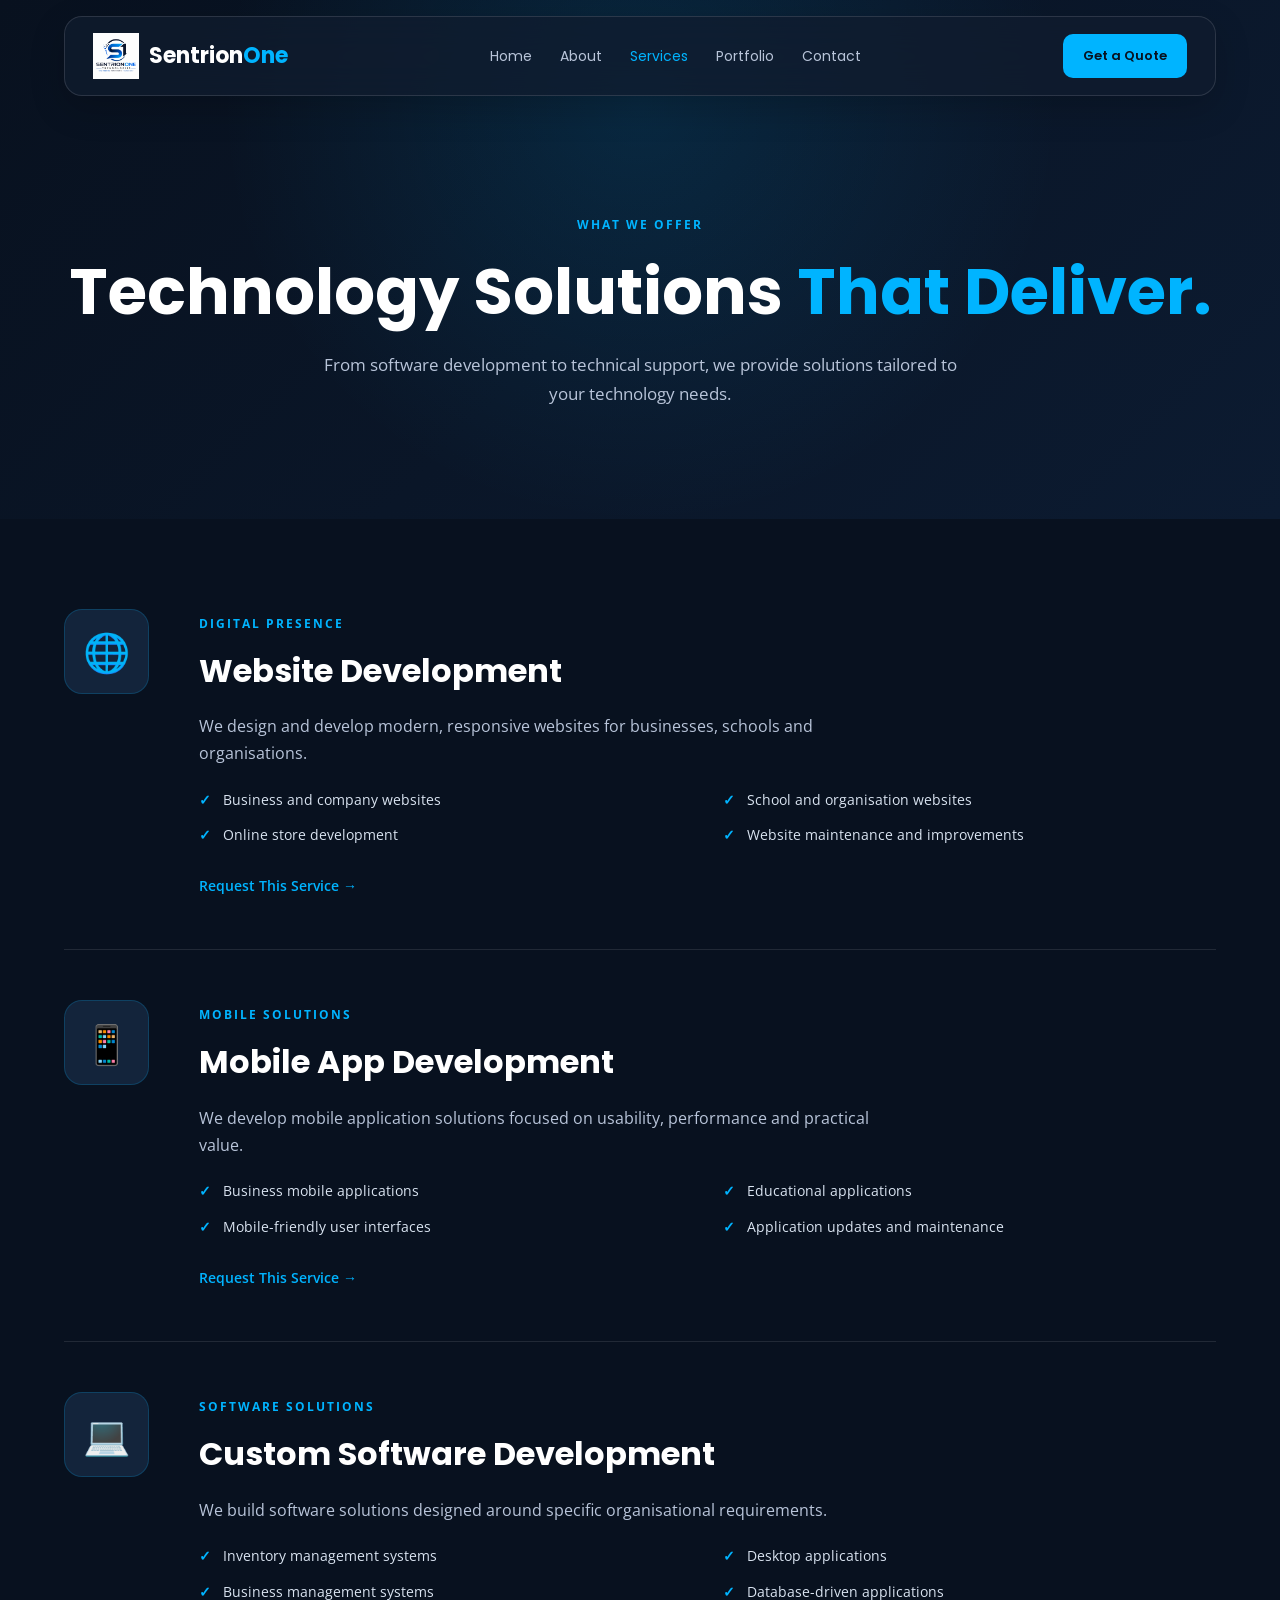
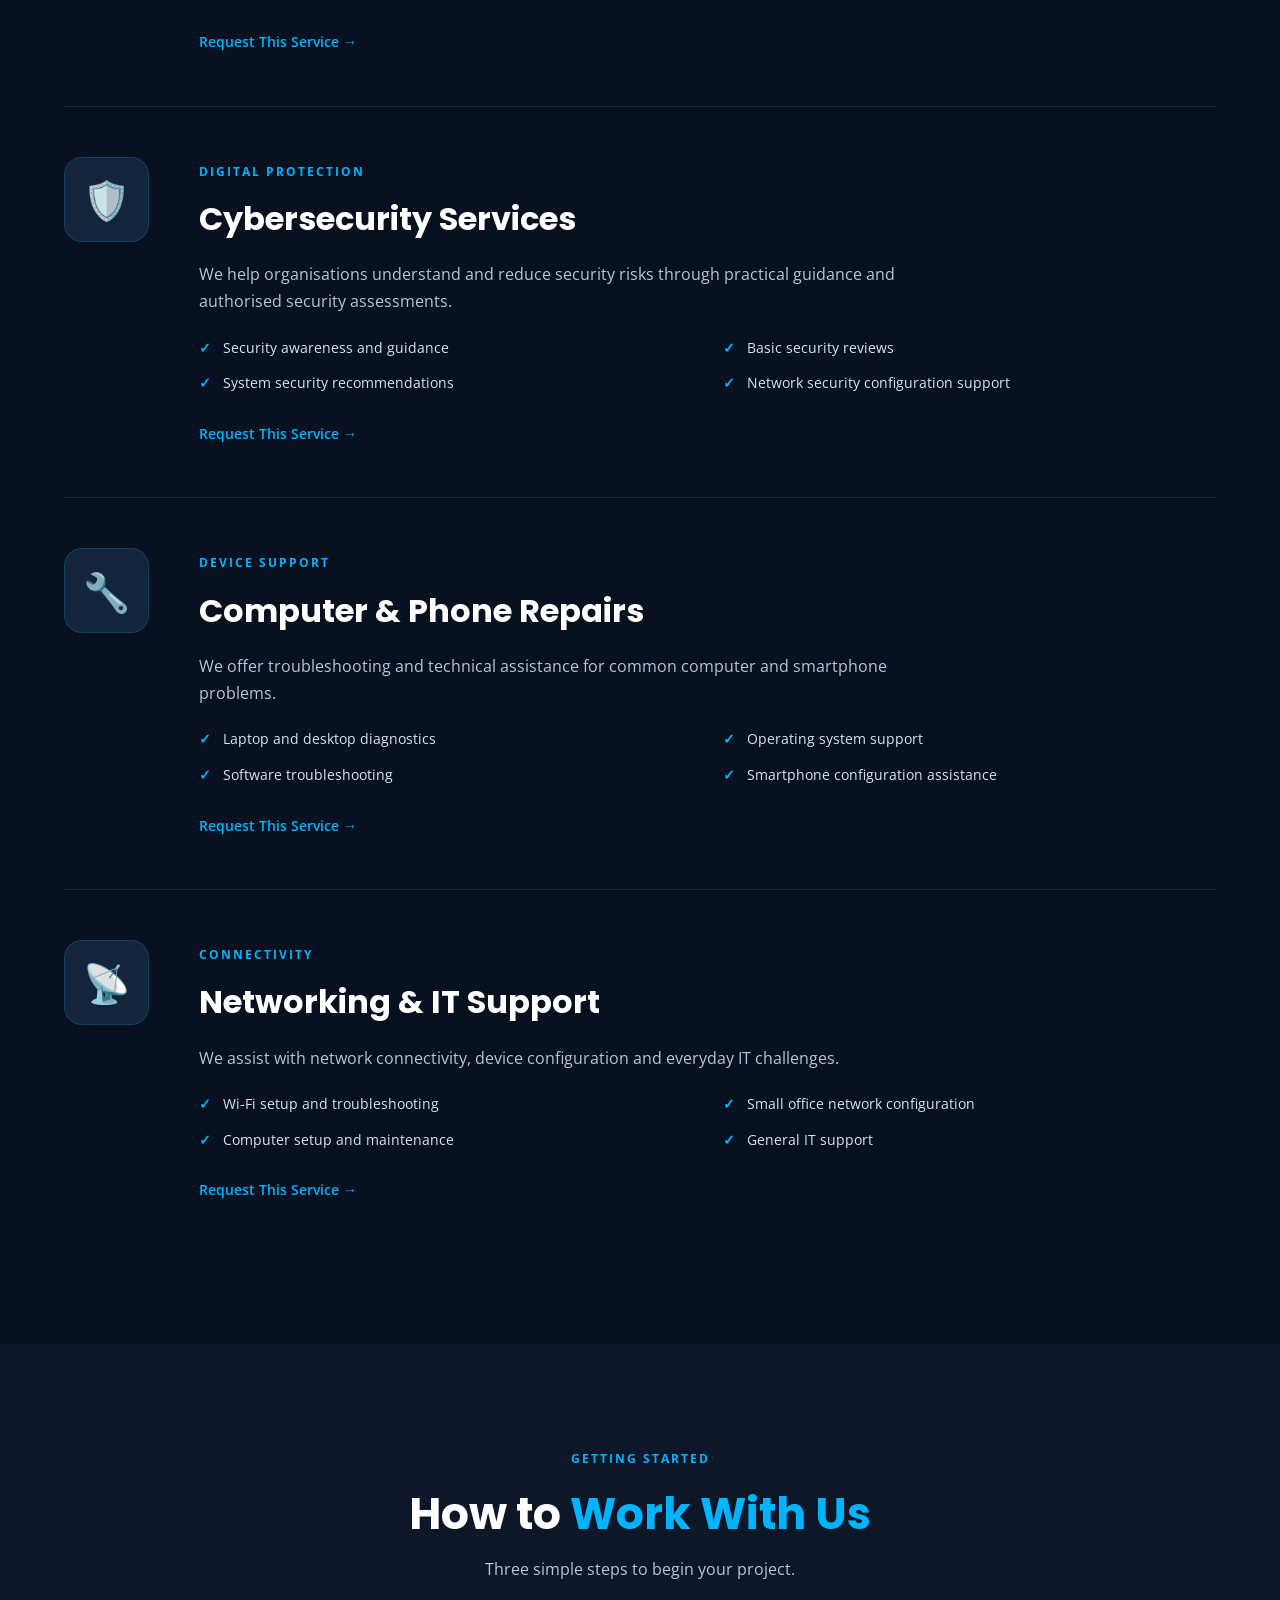
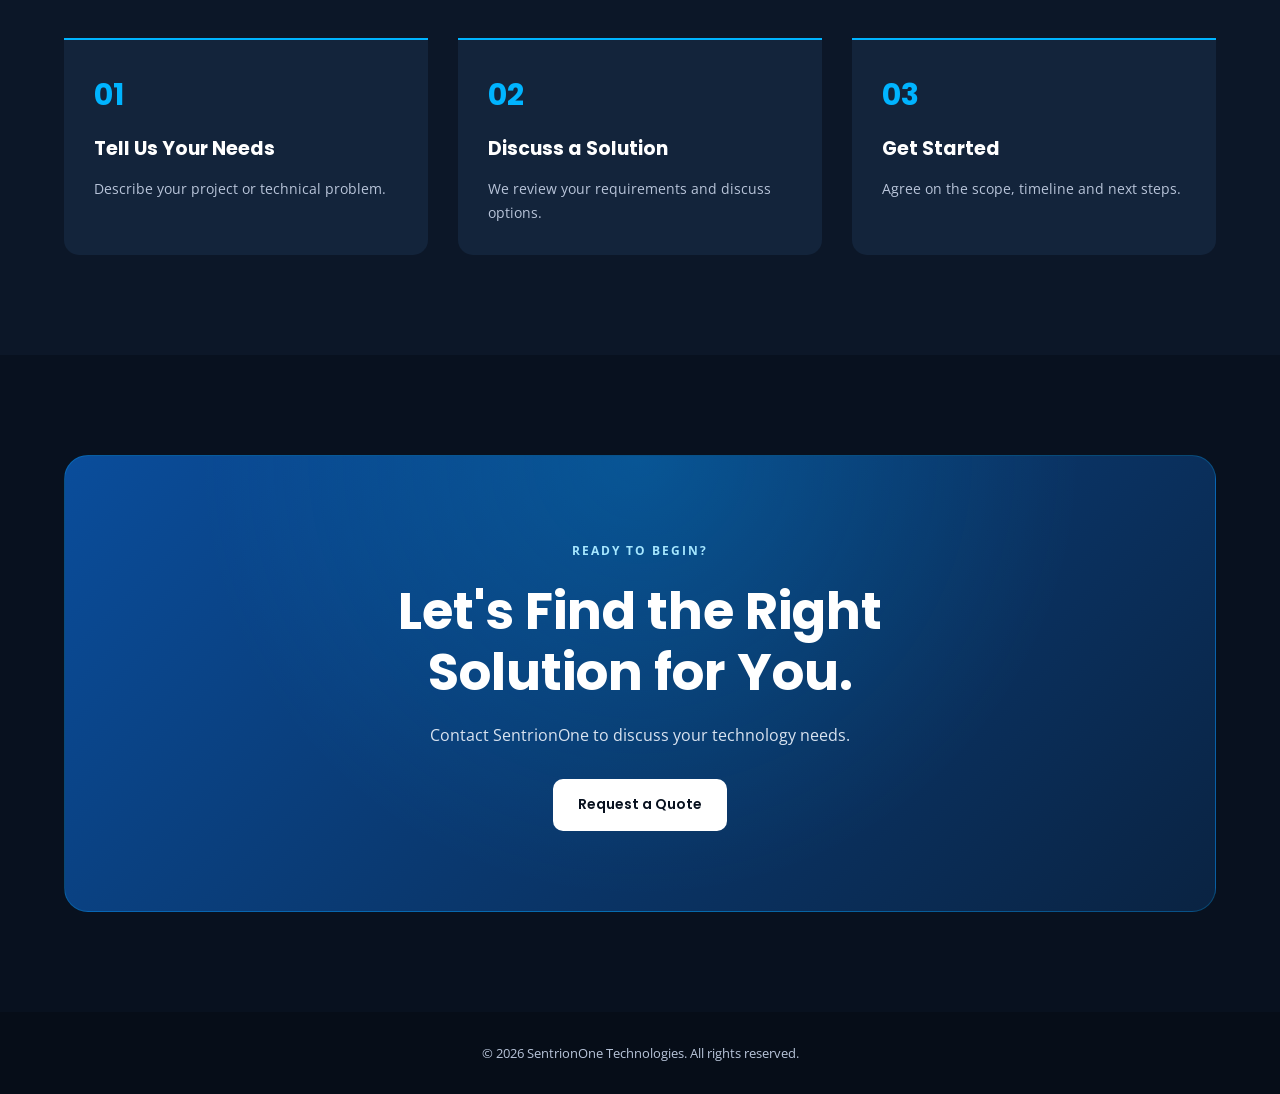
<file: services.html>
<!DOCTYPE html>
<html lang="en">
<head>
    <meta charset="UTF-8">
    <meta name="viewport" content="width=device-width, initial-scale=1.0">
    <meta name="description" content="Explore website development, mobile apps, custom software, cybersecurity, repairs and IT support from SentrionOne Technologies.">
    <title>Our Services | SentrionOne Technologies</title>
    <link rel="stylesheet" href="css/styles.css">
</head>
<body>

<header class="site-header">
    <nav class="navbar container" aria-label="Main navigation">
        <a href="index.html" class="logo">
            <img src="images/logo.png" alt="SentrionOne logo">
            <span>Sentrion<span class="accent">One</span></span>
        </a>

        <button class="menu-toggle" type="button"
                aria-label="Open navigation"
                aria-expanded="false" aria-controls="nav-links">
            ☰
        </button>

        <ul class="nav-links" id="nav-links">
            <li><a href="index.html">Home</a></li>
            <li><a href="about.html">About</a></li>
            <li><a href="services.html" class="active">Services</a></li>
            <li><a href="portfolio.html">Portfolio</a></li>
            <li><a href="contact.html">Contact</a></li>
        </ul>

        <a href="contact.html" class="nav-cta">Get a Quote</a>
    </nav>
</header>

<main>
    <!-- PAGE HERO -->
    <section class="page-hero">
        <div class="container">
            <span class="eyebrow">WHAT WE OFFER</span>
            <h1>Technology Solutions <span class="accent">That Deliver.</span></h1>
            <p>
                From software development to technical support,
                we provide solutions tailored to your technology needs.
            </p>
        </div>
    </section>

    <!-- SERVICE DETAILS -->
    <section class="services-detail-section">
        <div class="container">

            <article class="service-detail" id="web-development">
                <div class="service-detail-icon">🌐</div>
                <div class="service-detail-content">
                    <span class="eyebrow">DIGITAL PRESENCE</span>
                    <h2>Website Development</h2>
                    <p>
                        We design and develop modern, responsive websites
                        for businesses, schools and organisations.
                    </p>
                    <ul>
                        <li>Business and company websites</li>
                        <li>School and organisation websites</li>
                        <li>Online store development</li>
                        <li>Website maintenance and improvements</li>
                    </ul>
                    <a href="contact.html?service=Website%20Development"
                       class="service-detail-link">Request This Service →</a>
                </div>
            </article>

            <article class="service-detail" id="mobile-development">
                <div class="service-detail-icon">📱</div>
                <div class="service-detail-content">
                    <span class="eyebrow">MOBILE SOLUTIONS</span>
                    <h2>Mobile App Development</h2>
                    <p>
                        We develop mobile application solutions focused
                        on usability, performance and practical value.
                    </p>
                    <ul>
                        <li>Business mobile applications</li>
                        <li>Educational applications</li>
                        <li>Mobile-friendly user interfaces</li>
                        <li>Application updates and maintenance</li>
                    </ul>
                    <a href="contact.html?service=Mobile%20App%20Development"
                       class="service-detail-link">Request This Service →</a>
                </div>
            </article>

            <article class="service-detail" id="custom-software">
                <div class="service-detail-icon">💻</div>
                <div class="service-detail-content">
                    <span class="eyebrow">SOFTWARE SOLUTIONS</span>
                    <h2>Custom Software Development</h2>
                    <p>
                        We build software solutions designed around
                        specific organisational requirements.
                    </p>
                    <ul>
                        <li>Inventory management systems</li>
                        <li>Desktop applications</li>
                        <li>Business management systems</li>
                        <li>Database-driven applications</li>
                    </ul>
                    <a href="contact.html?service=Custom%20Software"
                       class="service-detail-link">Request This Service →</a>
                </div>
            </article>

            <article class="service-detail" id="cybersecurity">
                <div class="service-detail-icon">🛡️</div>
                <div class="service-detail-content">
                    <span class="eyebrow">DIGITAL PROTECTION</span>
                    <h2>Cybersecurity Services</h2>
                    <p>
                        We help organisations understand and reduce
                        security risks through practical guidance
                        and authorised security assessments.
                    </p>
                    <ul>
                        <li>Security awareness and guidance</li>
                        <li>Basic security reviews</li>
                        <li>System security recommendations</li>
                        <li>Network security configuration support</li>
                    </ul>
                    <a href="contact.html?service=Cybersecurity"
                       class="service-detail-link">Request This Service →</a>
                </div>
            </article>

            <article class="service-detail" id="repairs">
                <div class="service-detail-icon">🔧</div>
                <div class="service-detail-content">
                    <span class="eyebrow">DEVICE SUPPORT</span>
                    <h2>Computer & Phone Repairs</h2>
                    <p>
                        We offer troubleshooting and technical assistance
                        for common computer and smartphone problems.
                    </p>
                    <ul>
                        <li>Laptop and desktop diagnostics</li>
                        <li>Operating system support</li>
                        <li>Software troubleshooting</li>
                        <li>Smartphone configuration assistance</li>
                    </ul>
                    <a href="contact.html?service=Device%20Repairs"
                       class="service-detail-link">Request This Service →</a>
                </div>
            </article>

            <article class="service-detail" id="networking">
                <div class="service-detail-icon">📡</div>
                <div class="service-detail-content">
                    <span class="eyebrow">CONNECTIVITY</span>
                    <h2>Networking & IT Support</h2>
                    <p>
                        We assist with network connectivity, device
                        configuration and everyday IT challenges.
                    </p>
                    <ul>
                        <li>Wi-Fi setup and troubleshooting</li>
                        <li>Small office network configuration</li>
                        <li>Computer setup and maintenance</li>
                        <li>General IT support</li>
                    </ul>
                    <a href="contact.html?service=Networking%20and%20IT%20Support"
                       class="service-detail-link">Request This Service →</a>
                </div>
            </article>

        </div>
    </section>

    <!-- HOW TO REQUEST A SERVICE -->
    <section class="service-process">
        <div class="container">
            <div class="section-heading">
                <span class="eyebrow">GETTING STARTED</span>
                <h2>How to <span class="accent">Work With Us</span></h2>
                <p>Three simple steps to begin your project.</p>
            </div>

            <div class="service-process-grid">
                <div class="service-process-step">
                    <span>01</span>
                    <h3>Tell Us Your Needs</h3>
                    <p>Describe your project or technical problem.</p>
                </div>
                <div class="service-process-step">
                    <span>02</span>
                    <h3>Discuss a Solution</h3>
                    <p>We review your requirements and discuss options.</p>
                </div>
                <div class="service-process-step">
                    <span>03</span>
                    <h3>Get Started</h3>
                    <p>Agree on the scope, timeline and next steps.</p>
                </div>
            </div>
        </div>
    </section>

    <!-- CTA -->
    <section class="cta-section">
        <div class="container">
            <div class="cta-content">
                <span class="eyebrow">READY TO BEGIN?</span>
                <h2>Let's Find the Right <span>Solution for You.</span></h2>
                <p>Contact SentrionOne to discuss your technology needs.</p>
                <a href="contact.html" class="btn cta-primary">
                    Request a Quote
                </a>
            </div>
        </div>
    </section>
</main>

<footer class="footer">
    <div class="container">
        <p>© 2026 SentrionOne Technologies. All rights reserved.</p>
    </div>
</footer>

<script src="js/script.js"></script>
</body>
</html>
</file>
<file: css/styles.css>
@import url('https://fonts.googleapis.com/css2?family=Open+Sans:wght@400;500;600&family=Poppins:wght@400;500;600;700;800&display=swap');

:root {
    --primary: #0A4D9B;
    --accent: #00B4FF;
    --dark: #08111F;
    --surface: #13243B;
    --text: #FFFFFF;
    --muted: #B8C4D9;
}

* {
    margin: 0;
    padding: 0;
    box-sizing: border-box;
}

html {
    scroll-behavior: smooth;
}

body {
    background: var(--dark);
    color: var(--text);
    font-family: 'Open Sans', sans-serif;
    line-height: 1.7;
}

h1, h2, h3, .btn, .navbar {
    font-family: 'Poppins', sans-serif;
}

a {
    text-decoration: none;
    color: inherit;
}

.container {
    width: min(1200px, 90%);
    margin: auto;
}

.accent {
    color: var(--accent);
}

/* NAVBAR */

.site-header {
    position: fixed;
    top: 16px;
    left: 0;
    width: 100%;
    z-index: 1000;
}

.navbar {
    min-height: 80px;
    padding: 12px 28px;
    display: flex;
    justify-content: space-between;
    align-items: center;
    gap: 20px;

    background: rgba(16, 28, 46, 0.76);
    border: 1px solid rgba(255,255,255,0.12);
    border-radius: 18px;
    backdrop-filter: blur(18px);
    -webkit-backdrop-filter: blur(18px);

    box-shadow: 0 12px 35px rgba(0,0,0,0.18);
}

.logo {
    display: flex;
    align-items: center;
    gap: 10px;
    font-size: 22px;
    font-weight: 700;
    white-space: nowrap;
}

.logo img {
    width: 46px;
    height: 46px;
    object-fit: contain;
}

.nav-links {
    display: flex;
    align-items: center;
    list-style: none;
    gap: 28px;
}

.nav-links a {
    font-size: 14px;
    color: var(--muted);
    transition: color .3s;
}

.nav-links a:hover,
.nav-links a.active {
    color: var(--accent);
}

.nav-cta {
    background: var(--accent);
    color: #08111F;
    padding: 11px 20px;
    border-radius: 10px;
    font-size: 13px;
    font-weight: 600;
}

.menu-toggle {
    display: none;
    background: none;
    border: 0;
    color: white;
    font-size: 28px;
    cursor: pointer;
}

/* HERO */

.hero {
    min-height: 100vh;
    display: flex;
    align-items: center;
    padding: 160px 0 100px;

    background:
      radial-gradient(circle at 78% 45%,
      rgba(0,180,255,.14), transparent 38%),
      linear-gradient(135deg, #08111F, #0C1B31);
}

.hero-grid {
    display: grid;
    grid-template-columns: 1.1fr 0.9fr;
    align-items: center;
    gap: 65px;
}

.eyebrow {
    color: var(--accent);
    font-size: 12px;
    font-weight: 700;
    letter-spacing: 2px;
}

.hero h1 {
    font-size: clamp(38px, 4.5vw, 66px);
    line-height: 1.14;
    letter-spacing: -1.8px;
    margin: 22px 0;
}

.hero h1 .accent {
    display: block;
}

.hero-content p {
    color: var(--muted);
    max-width: 550px;
    font-size: 17px;
}

.hero-buttons {
    display: flex;
    flex-wrap: wrap;
    gap: 15px;
    margin-top: 32px;
}

.btn {
    display: inline-block;
    padding: 14px 25px;
    border-radius: 10px;
    font-weight: 600;
    font-size: 14px;
    transition: transform .3s, box-shadow .3s;
}

.btn:hover {
    transform: translateY(-3px);
}

.btn-primary {
    background: var(--accent);
    color: var(--dark);
}

.btn-primary:hover {
    box-shadow: 0 8px 25px rgba(0,180,255,.3);
}

.btn-outline {
    border: 1px solid var(--accent);
    color: var(--accent);
}

.hero-note {
    display: flex;
    align-items: center;
    gap: 10px;
    margin-top: 42px;
    color: var(--muted);
    font-size: 13px;
}

.note-dot {
    width: 9px;
    height: 9px;
    border-radius: 50%;
    background: var(--accent);
}

/* HERO VISUAL */

.hero-visual {
    position: relative;
    display: flex;
    justify-content: center;
    align-items: center;
    min-height: 440px;
}

.hero-emblem {
    width: 230px;
    height: 230px;
    display: grid;
    place-items: center;
    border-radius: 50%;
    background: linear-gradient(145deg, #102B50, #071322);
    border: 1px solid rgba(0,180,255,.35);
    box-shadow: 0 0 65px rgba(0,180,255,.16);
    animation: float 5s ease-in-out infinite;
}

.hero-emblem img {
    width: 70%;
    height: 70%;
    object-fit: contain;
}

.orbit {
    position: absolute;
    border: 1px solid rgba(0,180,255,.18);
    border-radius: 50%;
    pointer-events: none;
}

.orbit-one {
    width: 340px;
    height: 340px;
}

.orbit-two {
    width: 430px;
    height: 430px;
    border-style: dashed;
}

.orbit-label {
    position: absolute;
    padding: 9px 14px;
    background: #13243B;
    border: 1px solid rgba(0,180,255,.25);
    border-radius: 8px;
    font-size: 10px;
    letter-spacing: 1px;
    color: var(--accent);
}

.label-one { top: 12%; right: 3%; }
.label-two { bottom: 16%; right: 1%; }
.label-three { bottom: 24%; left: 0; }

@keyframes float {
    0%, 100% { transform: translateY(0); }
    50% { transform: translateY(-12px); }
}

/* ABOUT */

.about-preview {
    padding: 110px 0;
    background: #0C1728;
}

.about-grid {
    display: grid;
    grid-template-columns: 1fr 1fr;
    gap: 85px;
    align-items: center;
}

.about-visual {
    min-height: 340px;
    background: linear-gradient(145deg, #102B50, #091526);
    border: 1px solid rgba(0,180,255,.2);
    border-radius: 22px;
    display: flex;
    flex-direction: column;
    justify-content: center;
    align-items: center;
    gap: 20px;
}

.about-symbol {
    font-family: 'Poppins', sans-serif;
    font-size: 100px;
    font-weight: 800;
    color: var(--accent);
    text-shadow: 0 0 40px rgba(0,180,255,.3);
}

.about-caption {
    color: var(--muted);
    letter-spacing: 3px;
    font-size: 11px;
}

.about-content h2 {
    font-size: clamp(30px, 3vw, 44px);
    line-height: 1.25;
    margin: 18px 0 25px;
}

.about-content p {
    color: var(--muted);
    margin-bottom: 18px;
}

.text-link {
    display: inline-block;
    margin-top: 15px;
    color: var(--accent);
    font-weight: 600;
}

/* FOOTER */

.footer {
    padding: 30px 0;
    text-align: center;
    background: #060D18;
    color: var(--muted);
    font-size: 13px;
}


/* =====================================
   SPRINT 2 — SERVICES
===================================== */

.services-section,
.projects-section {
    padding: 110px 0;
}

.services-section {
    background: var(--dark);
}

.section-heading {
    max-width: 650px;
    margin: 0 auto 55px;
    text-align: center;
}

.section-heading h2 {
    font-size: clamp(30px, 3.5vw, 44px);
    line-height: 1.25;
    margin: 15px 0;
}

.section-heading p {
    color: var(--muted);
}

.services-grid {
    display: grid;
    grid-template-columns: repeat(3, minmax(0, 1fr));
    gap: 24px;
}

.service-card {
    padding: 32px 28px;
    background: var(--surface);
    border: 1px solid rgba(255,255,255,.07);
    border-radius: 18px;
    transition: transform .3s, border-color .3s,
                box-shadow .3s;
}

.service-card:hover {
    transform: translateY(-6px);
    border-color: rgba(0,180,255,.45);
    box-shadow: 0 15px 40px rgba(0,0,0,.15);
}

.service-icon {
    font-size: 30px;
    margin-bottom: 22px;
}

.service-card h3 {
    font-size: 18px;
    margin-bottom: 12px;
}

.service-card p {
    color: var(--muted);
    font-size: 14px;
    margin-bottom: 22px;
}

.service-card a {
    color: var(--accent);
    font-size: 13px;
    font-weight: 600;
}

.section-action {
    text-align: center;
    margin-top: 45px;
}

/* =====================================
   SPRINT 2 — FEATURED PROJECTS
===================================== */

.projects-section {
    background: #0C1728;
}

.projects-grid {
    display: grid;
    grid-template-columns: repeat(2, minmax(0, 1fr));
    gap: 30px;
}

.project-card {
    overflow: hidden;
    border-radius: 18px;
    background: var(--surface);
    border: 1px solid rgba(255,255,255,.08);
    transition: transform .3s, border-color .3s;
}

.project-card:hover {
    transform: translateY(-5px);
    border-color: rgba(0,180,255,.4);
}

.project-preview {
    height: 300px;
    padding: 45px 35px 0;
    position: relative;
    overflow: hidden;
}

.lab-preview {
    background: linear-gradient(135deg, #123A64, #071627);
}

.web-preview {
    background: linear-gradient(135deg, #064B76, #0B1730);
}

.preview-tag {
    position: absolute;
    top: 17px;
    left: 22px;
    font-size: 10px;
    letter-spacing: 1.5px;
    color: #D7F5FF;
}

.preview-window {
    height: 260px;
    background: #101C2E;
    border: 1px solid rgba(255,255,255,.2);
    border-radius: 12px 12px 0 0;
    box-shadow: 0 15px 40px rgba(0,0,0,.3);
    overflow: hidden;
}

.window-bar {
    height: 30px;
    display: flex;
    align-items: center;
    gap: 6px;
    padding: 0 12px;
    background: #1A304A;
}

.window-bar span {
    width: 8px;
    height: 8px;
    border-radius: 50%;
    background: #54718D;
}

.window-content {
    display: flex;
    height: 230px;
}

.window-sidebar {
    width: 23%;
    background: #142A43;
    border-right: 1px solid #25425D;
}

.window-main {
    flex: 1;
    padding: 22px;
}

.mock-chart {
    height: 85px;
    border-radius: 8px;
    background: linear-gradient(
        135deg, #0A4D9B, #00B4FF
    );
    opacity: .7;
}

.mock-lines {
    width: 80%;
    height: 9px;
    background: #365A78;
    border-radius: 10px;
    margin-top: 24px;
    box-shadow: 0 18px #294760, 0 36px #294760;
}

.website-mockup {
    padding: 20px 28px;
}

.mock-nav {
    height: 12px;
    width: 100%;
    border-radius: 6px;
    background: #244361;
    margin-bottom: 35px;
}

.mock-heading {
    width: 70%;
    height: 20px;
    border-radius: 5px;
    background: #00B4FF;
}

.mock-subheading {
    width: 85%;
    height: 9px;
    margin-top: 16px;
    border-radius: 5px;
    background: #45637C;
}

.mock-button {
    width: 100px;
    height: 25px;
    border-radius: 6px;
    margin-top: 25px;
    background: #0A4D9B;
}

.project-info {
    padding: 28px;
}

.project-category {
    color: var(--accent);
    font-size: 11px;
    font-weight: 700;
    letter-spacing: 1.5px;
}

.project-info h3 {
    font-size: 21px;
    margin: 10px 0;
}

.project-info p {
    color: var(--muted);
    font-size: 14px;
    margin-bottom: 22px;
}

.project-tags {
    display: flex;
    flex-wrap: wrap;
    gap: 8px;
}

.project-tags span {
    background: #1D3752;
    color: #B9DFF4;
    padding: 5px 12px;
    border-radius: 20px;
    font-size: 11px;
}

/* =====================================
   SPRINT 2 — RESPONSIVE
===================================== */

@media (max-width: 900px) {
    .services-grid {
        grid-template-columns: repeat(2, minmax(0, 1fr));
    }
}

@media (max-width: 650px) {
    .services-section,
    .projects-section {
        padding: 75px 0;
    }

    .services-grid,
    .projects-grid {
        grid-template-columns: 1fr;
    }

    .service-card {
        padding: 26px;
    }

    .project-preview {
        height: 250px;
        padding: 45px 22px 0;
    }

    .section-heading {
        margin-bottom: 35px;
    }
}


/* MOBILE */

@media (max-width: 900px) {
    .nav-cta {
        display: none;
    }

    .menu-toggle {
        display: block;
    }

    .nav-links {
        display: none;
        position: absolute;
        top: calc(100% + 10px);
        left: 0;
        width: 100%;
        flex-direction: column;
        padding: 24px;
        background: #101C2E;
        border-radius: 16px;
        border: 1px solid rgba(255,255,255,.1);
    }

    .nav-links.open {
        display: flex;
    }

    .hero-grid,
    .about-grid {
        grid-template-columns: 1fr;
    }

    .hero {
        padding-top: 155px;
    }

    .hero-visual {
        min-height: 360px;
    }

    .orbit-one {
        width: 270px;
        height: 270px;
    }

    .orbit-two {
        width: 340px;
        height: 340px;
    }

    .about-grid {
        gap: 40px;
    }
}

@media (max-width: 480px) {
    .navbar {
        padding: 12px 16px;
    }

    .logo {
        font-size: 17px;
    }

    .logo img {
        width: 38px;
        height: 38px;
    }

    .hero-visual {
        min-height: 310px;
    }

    .hero-emblem {
        width: 170px;
        height: 170px;
    }

    .orbit-one {
        width: 230px;
        height: 230px;
    }

    .orbit-two {
        width: 290px;
        height: 290px;
    }

    .orbit-label {
        font-size: 8px;
        padding: 6px;
    }
}

@media (prefers-reduced-motion: reduce) {
    *, *::before, *::after {
        animation-duration: 0.01ms !important;
        scroll-behavior: auto !important;
    }
}


/* =====================================
   SPRINT 3 — WHY CHOOSE US
===================================== */

.why-section {
    padding: 120px 0;
    background: var(--dark);
    overflow: hidden;
}

.why-grid {
    display: grid;
    grid-template-columns: 1.1fr 0.9fr;
    align-items: center;
    gap: 90px;
}

.why-content h2 {
    font-size: clamp(32px, 3.5vw, 46px);
    line-height: 1.2;
    margin: 18px 0 25px;
}

.why-content h2 .accent {
    display: block;
}

.why-intro {
    color: var(--muted);
    margin-bottom: 35px;
    max-width: 540px;
}

.why-list {
    display: flex;
    flex-direction: column;
    gap: 28px;
}

.why-item {
    display: flex;
    align-items: flex-start;
    gap: 18px;
}

.why-check {
    flex-shrink: 0;
    width: 32px;
    height: 32px;
    border-radius: 50%;
    background: rgba(0,180,255,.12);
    border: 1px solid rgba(0,180,255,.4);
    color: var(--accent);
    display: grid;
    place-items: center;
    font-weight: bold;
}

.why-item h3 {
    font-size: 16px;
    margin-bottom: 5px;
}

.why-item p {
    color: var(--muted);
    font-size: 14px;
}

/* WHY US ILLUSTRATION */

.why-visual {
    min-height: 460px;
    position: relative;
    display: flex;
    justify-content: center;
    align-items: center;
    isolation: isolate;
}

.why-glow {
    position: absolute;
    width: 320px;
    height: 320px;
    border-radius: 50%;
    background: rgba(0,180,255,.12);
    filter: blur(65px);
    z-index: -1;
}

.why-orbit {
    width: 310px;
    height: 310px;
    border: 1px dashed rgba(0,180,255,.4);
    border-radius: 50%;
    display: flex;
    align-items: center;
    justify-content: center;
    animation: why-float 5s ease-in-out infinite;
}

.why-shield {
    width: 190px;
    height: 220px;
    background: linear-gradient(145deg, #164A78, #0A1D34);
    border: 2px solid var(--accent);
    clip-path: polygon(
        50% 0%, 95% 18%, 95% 60%,
        80% 82%, 50% 100%, 20% 82%,
        5% 60%, 5% 18%
    );
    display: grid;
    place-items: center;
    box-shadow: 0 0 40px rgba(0,180,255,.2);
}

.shield-check {
    font-size: 85px;
    font-weight: 700;
    color: var(--accent);
}

.why-floating-label {
    position: absolute;
    padding: 10px 16px;
    border-radius: 9px;
    background: #13243B;
    border: 1px solid rgba(0,180,255,.3);
    color: var(--accent);
    font-size: 11px;
    font-weight: 600;
    letter-spacing: 1px;
}

.why-label-one {
    top: 12%;
    right: 0;
}

.why-label-two {
    bottom: 15%;
    right: 0;
}

.why-label-three {
    top: 45%;
    left: 0;
}

@keyframes why-float {
    0%, 100% { transform: translateY(0); }
    50% { transform: translateY(-12px); }
}

/* =====================================
   SPRINT 3 — REPAIRS
===================================== */

.repairs-section {
    padding: 110px 0;
    background: #0C1728;
}

.repairs-layout {
    display: grid;
    grid-template-columns: 1fr 1fr;
    gap: 30px;
    align-items: stretch;
}

.repair-feature {
    padding: 45px;
    background: linear-gradient(145deg, #123D67, #0B2139);
    border: 1px solid rgba(0,180,255,.25);
    border-radius: 20px;
}

.repair-feature-icon {
    font-size: 55px;
    margin-bottom: 28px;
}

.repair-type {
    font-size: 11px;
    color: var(--accent);
    letter-spacing: 1.5px;
    font-weight: 700;
}

.repair-feature h3 {
    font-size: 27px;
    line-height: 1.3;
    margin: 14px 0;
}

.repair-feature p {
    color: var(--muted);
    font-size: 15px;
    margin-bottom: 28px;
}

.repair-link {
    color: var(--accent);
    font-weight: 600;
    font-size: 14px;
}

.repair-list {
    display: flex;
    flex-direction: column;
    gap: 15px;
}

.repair-list-item {
    display: flex;
    align-items: flex-start;
    gap: 22px;
    padding: 28px;
    background: var(--surface);
    border: 1px solid rgba(255,255,255,.06);
    border-radius: 15px;
}

.repair-small-icon {
    font-size: 30px;
}

.repair-list-item h3 {
    font-size: 17px;
    margin-bottom: 7px;
}

.repair-list-item p {
    color: var(--muted);
    font-size: 13px;
}

.repairs-note {
    color: var(--muted);
    font-size: 12px;
    text-align: center;
    margin-top: 28px;
}

/* =====================================
   SPRINT 3 — CALL TO ACTION
===================================== */

.cta-section {
    padding: 100px 0;
    background: var(--dark);
}

.cta-content {
    padding: 80px 35px;
    text-align: center;
    border-radius: 24px;
    background:
        radial-gradient(
            circle at 50% 0%,
            rgba(0,180,255,.2),
            transparent 60%
        ),
        linear-gradient(135deg, #0A4D9B, #0A2342);
    border: 1px solid rgba(0,180,255,.25);
}

.cta-content .eyebrow {
    color: #A6E7FF;
}

.cta-content h2 {
    font-size: clamp(32px, 4vw, 52px);
    line-height: 1.2;
    margin: 18px 0;
}

.cta-content h2 span {
    display: block;
}

.cta-content p {
    color: #D9E3F0;
    max-width: 580px;
    margin: 0 auto 30px;
}

.cta-buttons {
    display: flex;
    justify-content: center;
    flex-wrap: wrap;
    gap: 15px;
}

.cta-primary {
    background: white;
    color: #08111F;
}

.cta-secondary {
    border: 1px solid rgba(255,255,255,.65);
    color: white;
}

/* =====================================
   SPRINT 3 — MOBILE RESPONSIVENESS
===================================== */

@media (max-width: 900px) {
    .why-grid,
    .repairs-layout {
        grid-template-columns: 1fr;
        gap: 45px;
    }

    .why-visual {
        min-height: 380px;
    }
}

@media (max-width: 600px) {
    .why-section,
    .repairs-section,
    .cta-section {
        padding: 75px 0;
    }

    .why-visual {
        min-height: 320px;
    }

    .why-orbit {
        width: 240px;
        height: 240px;
    }

    .why-shield {
        width: 140px;
        height: 165px;
    }

    .shield-check {
        font-size: 60px;
    }

    .why-floating-label {
        font-size: 9px;
        padding: 7px 10px;
    }

    .repair-feature {
        padding: 30px;
    }

    .repair-list-item {
        padding: 22px;
        gap: 15px;
    }

    .cta-content {
        padding: 55px 22px;
    }
}

@media (prefers-reduced-motion: reduce) {
    .why-orbit {
        animation: none;
    }
}


/* =====================================
   SPRINT 4 — ABOUT PAGE
===================================== */

.page-hero {
    padding: 210px 0 110px;
    text-align: center;
    background:
        radial-gradient(circle at 50% 20%,
            rgba(0,180,255,.12), transparent 55%),
        linear-gradient(135deg, #08111F, #0C1B31);
}

.page-hero h1 {
    font-size: clamp(38px, 5vw, 65px);
    line-height: 1.15;
    margin: 18px 0 22px;
}

.page-hero p {
    max-width: 640px;
    margin: auto;
    color: var(--muted);
    font-size: 17px;
}

.story-section,
.mission-section,
.values-section,
.process-section {
    padding: 110px 0;
}

.story-grid {
    display: grid;
    grid-template-columns: 1fr 1fr;
    align-items: center;
    gap: 80px;
}

.story-content h2 {
    font-size: clamp(30px, 3.5vw, 44px);
    line-height: 1.25;
    margin: 18px 0 25px;
}

.story-content p {
    color: var(--muted);
    margin-bottom: 18px;
}

.story-visual {
    min-height: 380px;
    background: linear-gradient(145deg, #102B50, #091526);
    border: 1px solid rgba(0,180,255,.25);
    border-radius: 22px;
    display: flex;
    flex-direction: column;
    justify-content: center;
    align-items: center;
    gap: 18px;
    text-align: center;
    padding: 25px;
}

.story-logo {
    font-family: 'Poppins', sans-serif;
    font-size: 110px;
    font-weight: 800;
    color: var(--accent);
    text-shadow: 0 0 45px rgba(0,180,255,.25);
}

.story-visual span {
    color: var(--muted);
    font-size: 11px;
    letter-spacing: 2px;
}

.mission-section,
.process-section {
    background: #0C1728;
}

.mission-grid {
    display: grid;
    grid-template-columns: repeat(2, minmax(0, 1fr));
    gap: 30px;
}

.mission-card {
    padding: 45px;
    background: var(--surface);
    border: 1px solid rgba(255,255,255,.07);
    border-radius: 18px;
}

.mission-icon {
    color: var(--accent);
    font-size: 38px;
}

.mission-card h3 {
    font-size: 23px;
    margin: 15px 0;
}

.mission-card p {
    color: var(--muted);
}

.values-grid {
    display: grid;
    grid-template-columns: repeat(4, minmax(0, 1fr));
    gap: 25px;
}

.value-item {
    border-top: 2px solid rgba(0,180,255,.5);
    padding-top: 25px;
}

.value-item span {
    color: var(--accent);
    font-size: 13px;
    font-weight: 700;
}

.value-item h3 {
    margin: 15px 0 10px;
    font-size: 18px;
}

.value-item p {
    color: var(--muted);
    font-size: 14px;
}

.process-grid {
    display: grid;
    grid-template-columns: repeat(4, minmax(0, 1fr));
    gap: 30px;
}

.process-step {
    position: relative;
}

.process-step span {
    display: inline-grid;
    place-items: center;
    width: 48px;
    height: 48px;
    border-radius: 50%;
    background: var(--primary);
    color: white;
    font-weight: 700;
    margin-bottom: 20px;
}

.process-step h3 {
    font-size: 18px;
    margin-bottom: 10px;
}

.process-step p {
    color: var(--muted);
    font-size: 14px;
}

/* RESPONSIVE */

@media (max-width: 900px) {
    .story-grid {
        grid-template-columns: 1fr;
        gap: 40px;
    }

    .values-grid,
    .process-grid {
        grid-template-columns: repeat(2, minmax(0, 1fr));
    }
}

@media (max-width: 600px) {
    .page-hero {
        padding: 170px 0 80px;
    }

    .story-section,
    .mission-section,
    .values-section,
    .process-section {
        padding: 75px 0;
    }

    .mission-grid,
    .values-grid,
    .process-grid {
        grid-template-columns: 1fr;
    }

    .mission-card {
        padding: 30px;
    }

    .story-visual {
        min-height: 280px;
    }

    .story-logo {
        font-size: 85px;
    }
}


/* =====================================
   SPRINT 4 — SERVICES PAGE
===================================== */

.services-detail-section {
    padding: 90px 0;
    background: var(--dark);
}

.service-detail {
    display: grid;
    grid-template-columns: 100px 1fr;
    gap: 35px;
    padding: 50px 0;
    border-bottom: 1px solid rgba(255,255,255,.1);
}

.service-detail:first-child {
    padding-top: 0;
}

.service-detail:last-child {
    border-bottom: none;
}

.service-detail-icon {
    width: 85px;
    height: 85px;
    display: grid;
    place-items: center;
    background: var(--surface);
    border: 1px solid rgba(0,180,255,.2);
    border-radius: 18px;
    font-size: 38px;
}

.service-detail-content h2 {
    font-size: clamp(24px, 3vw, 32px);
    margin: 8px 0 15px;
}

.service-detail-content p {
    max-width: 700px;
    color: var(--muted);
    margin-bottom: 20px;
}

.service-detail-content ul {
    display: grid;
    grid-template-columns: repeat(2, minmax(0, 1fr));
    gap: 12px 30px;
    list-style: none;
    margin-bottom: 25px;
}

.service-detail-content li {
    position: relative;
    padding-left: 24px;
    color: #D9E3F0;
    font-size: 14px;
}

.service-detail-content li::before {
    content: "✓";
    position: absolute;
    left: 0;
    color: var(--accent);
    font-weight: bold;
}

.service-detail-link {
    color: var(--accent);
    font-size: 14px;
    font-weight: 600;
    transition: color .3s;
}

.service-detail-link:hover {
    color: white;
}

/* SERVICE PROCESS */

.service-process {
    padding: 100px 0;
    background: #0C1728;
}

.service-process-grid {
    display: grid;
    grid-template-columns: repeat(3, minmax(0, 1fr));
    gap: 30px;
}

.service-process-step {
    padding: 30px;
    border-top: 2px solid var(--accent);
    background: var(--surface);
    border-radius: 0 0 15px 15px;
}

.service-process-step span {
    color: var(--accent);
    font-size: 30px;
    font-family: 'Poppins', sans-serif;
    font-weight: 700;
}

.service-process-step h3 {
    margin: 12px 0;
    font-size: 19px;
}

.service-process-step p {
    color: var(--muted);
    font-size: 14px;
}

/* MOBILE */

@media (max-width: 900px) {
    .service-process-grid {
        grid-template-columns: 1fr;
    }
}

@media (max-width: 600px) {
    .services-detail-section,
    .service-process {
        padding: 70px 0;
    }

    .service-detail {
        grid-template-columns: 1fr;
        gap: 20px;
        padding: 40px 0;
    }

    .service-detail-content ul {
        grid-template-columns: 1fr;
    }

    .service-detail-icon {
        width: 70px;
        height: 70px;
        font-size: 30px;
    }
}


/* =====================================
   SPRINT 4 — PORTFOLIO PAGE
===================================== */

.portfolio-section {
    padding: 110px 0;
    background: var(--dark);
}

.portfolio-project {
    display: grid;
    grid-template-columns: 1fr 1fr;
    align-items: center;
    gap: 70px;
    margin-bottom: 130px;
}

.portfolio-project:last-child {
    margin-bottom: 0;
}

.portfolio-project.reverse .portfolio-image {
    order: 2;
}

.portfolio-image {
    min-height: 360px;
    background: linear-gradient(145deg, #102B50, #091526);
    border: 1px solid rgba(0,180,255,.25);
    border-radius: 20px;
    padding: 18px;
    display: flex;
    align-items: center;
    justify-content: center;
    overflow: hidden;
    box-shadow: 0 20px 50px rgba(0,0,0,.2);
}

.portfolio-image img {
    display: block;
    width: 100%;
    height: auto;
    max-height: 400px;
    object-fit: contain;
    border-radius: 10px;
}

.portfolio-details h2 {
    font-size: clamp(27px, 3vw, 39px);
    line-height: 1.25;
    margin: 15px 0 20px;
}

.portfolio-details h3 {
    font-size: 17px;
    margin: 22px 0 8px;
    color: white;
}

.portfolio-details p {
    color: var(--muted);
    font-size: 15px;
}

.portfolio-tags {
    display: flex;
    flex-wrap: wrap;
    gap: 10px;
    margin: 25px 0 30px;
}

.portfolio-tags span {
    background: var(--surface);
    border: 1px solid rgba(0,180,255,.2);
    color: var(--accent);
    padding: 7px 13px;
    border-radius: 20px;
    font-size: 12px;
}

/* RESPONSIVE */

@media (max-width: 900px) {
    .portfolio-project {
        grid-template-columns: 1fr;
        gap: 35px;
        margin-bottom: 90px;
    }

    .portfolio-project.reverse .portfolio-image {
        order: 0;
    }
}

@media (max-width: 600px) {
    .portfolio-section {
        padding: 75px 0;
    }

    .portfolio-image {
        min-height: 240px;
        padding: 12px;
    }

    .portfolio-project {
        margin-bottom: 75px;
    }
}


/* =====================================
   SPRINT 4 — CONTACT PAGE
===================================== */

.contact-section {
    padding: 110px 0;
    background: var(--dark);
}

.contact-grid {
    display: grid;
    grid-template-columns: 0.9fr 1.1fr;
    gap: 80px;
    align-items: start;
}

.contact-info h2 {
    font-size: clamp(30px, 3vw, 42px);
    line-height: 1.25;
    margin: 15px 0 20px;
}

.contact-info > p {
    color: var(--muted);
    margin-bottom: 45px;
}

.contact-detail {
    display: flex;
    align-items: flex-start;
    gap: 18px;
    margin-bottom: 30px;
}

.contact-icon {
    width: 48px;
    height: 48px;
    display: grid;
    place-items: center;
    flex-shrink: 0;
    background: var(--surface);
    border: 1px solid rgba(0,180,255,.25);
    border-radius: 12px;
    color: var(--accent);
    font-size: 23px;
}

.contact-detail h3 {
    font-size: 16px;
    margin-bottom: 5px;
}

.contact-detail p {
    color: var(--muted);
    font-size: 14px;
}

/* FORM */

.contact-form-wrapper {
    padding: 40px;
    background: var(--surface);
    border: 1px solid rgba(255,255,255,.08);
    border-radius: 20px;
}

.contact-form-wrapper h2 {
    font-size: 27px;
    margin-bottom: 8px;
}

.form-intro {
    color: var(--muted);
    font-size: 14px;
    margin-bottom: 30px;
}

.form-row {
    display: grid;
    grid-template-columns: 1fr 1fr;
    gap: 18px;
}

.form-group {
    margin-bottom: 22px;
}

.form-group label {
    display: block;
    margin-bottom: 8px;
    font-size: 13px;
    font-weight: 600;
}

.form-group input,
.form-group select,
.form-group textarea {
    width: 100%;
    padding: 14px 16px;
    border: 1px solid #35506A;
    border-radius: 10px;
    background: #0B192B;
    color: white;
    font: inherit;
    font-size: 14px;
    outline: none;
    transition: border-color .3s;
}

.form-group input:focus,
.form-group select:focus,
.form-group textarea:focus {
    border-color: var(--accent);
}

.form-group textarea {
    resize: vertical;
}

.contact-submit {
    width: 100%;
    border: none;
    cursor: pointer;
}

.form-note {
    color: var(--muted);
    font-size: 12px;
    margin-top: 15px;
    text-align: center;
}

#formStatus {
    margin-top: 12px;
    color: var(--accent);
    font-size: 13px;
}

/* RESPONSIVE */

@media (max-width: 900px) {
    .contact-grid {
        grid-template-columns: 1fr;
        gap: 45px;
    }
}

@media (max-width: 600px) {
    .contact-section {
        padding: 75px 0;
    }

    .contact-form-wrapper {
        padding: 25px;
    }

    .form-row {
        grid-template-columns: 1fr;
        gap: 0;
    }
}


/* Keep the floating navbar above content,
   but allow enough space for the page hero. */

   .site-header {
    z-index: 1000;
}

.page-hero {
    padding-top: 210px;
}

html {
    scroll-padding-top: 120px;
}


/* =====================================
   PHOENIX SPRINT 5 — EXPLORE PAGE
===================================== */

.explore-hero .btn {
    margin-top: 30px;
}

.explore-section {
    padding: 110px 0;
    background: var(--dark);
}

.explore-grid {
    display: grid;
    grid-template-columns: repeat(3, minmax(0, 1fr));
    gap: 25px;
}

.explore-card {
    padding: 35px;
    background: var(--surface);
    border: 1px solid rgba(255,255,255,.08);
    border-radius: 18px;
    transition: transform .3s, border-color .3s;
    display: flex;
    flex-direction: column;
    align-items: flex-start;
}

.explore-card:hover {
    transform: translateY(-6px);
    border-color: rgba(0,180,255,.45);
}

.explore-icon {
    width: 65px;
    height: 65px;
    display: grid;
    place-items: center;
    background: rgba(0,180,255,.1);
    border-radius: 15px;
    font-size: 30px;
    margin-bottom: 25px;
}

.explore-card h3 {
    font-size: 20px;
    margin-bottom: 13px;
}

.explore-card p {
    color: var(--muted);
    font-size: 14px;
    margin-bottom: 25px;
    flex: 1;
}

.explore-link {
    color: var(--accent);
    font-size: 14px;
    font-weight: 600;
}

.explore-link:hover {
    color: white;
}

.explore-status {
    padding: 9px 14px;
    border-radius: 20px;
    background: rgba(255,255,255,.06);
    border: 1px solid rgba(255,255,255,.1);
    color: var(--muted);
    font-size: 12px;
}

/* MEMBERSHIP SECTION */

.membership-section {
    padding: 100px 0;
    background: #0C1728;
}

.membership-box {
    display: grid;
    grid-template-columns: 1.2fr .8fr;
    align-items: center;
    gap: 50px;
    padding: 65px;
    background: linear-gradient(
        135deg, #102C4F, #0B192B
    );
    border: 1px solid rgba(0,180,255,.25);
    border-radius: 24px;
}

.membership-content h2 {
    font-size: clamp(30px, 3.5vw, 43px);
    line-height: 1.2;
    margin: 18px 0;
}

.membership-content h2 .accent {
    display: block;
}

.membership-content p {
    color: var(--muted);
    margin-bottom: 28px;
}

.membership-benefits {
    display: grid;
    grid-template-columns: 1fr 1fr;
    gap: 15px;
    margin-bottom: 30px;
}

.membership-benefits span {
    color: #D9E3F0;
    font-size: 14px;
}

.membership-coming {
    display: inline-block;
    padding: 12px 18px;
    background: rgba(0,180,255,.1);
    border: 1px solid rgba(0,180,255,.25);
    color: var(--accent);
    border-radius: 10px;
    font-weight: 600;
    font-size: 13px;
}

.membership-visual {
    display: flex;
    flex-direction: column;
    align-items: center;
    gap: 25px;
}

.member-avatar {
    width: 180px;
    height: 180px;
    border-radius: 50%;
    display: grid;
    place-items: center;
    background: linear-gradient(
        145deg, #0A4D9B, #00B4FF
    );
    color: white;
    font-size: 65px;
    font-weight: 800;
    box-shadow: 0 0 65px rgba(0,180,255,.2);
}

.member-preview {
    width: 100%;
    max-width: 300px;
    text-align: center;
    padding: 25px;
    border-radius: 15px;
    background: rgba(255,255,255,.05);
    border: 1px solid rgba(255,255,255,.1);
}

.member-preview span {
    color: var(--accent);
    font-size: 11px;
    letter-spacing: 1px;
}

.member-preview h3 {
    margin: 10px 0;
    font-size: 22px;
}

.member-preview p {
    color: var(--muted);
    font-size: 13px;
}

/* RESPONSIVENESS */

@media (max-width: 900px) {
    .explore-grid {
        grid-template-columns: repeat(2, minmax(0, 1fr));
    }

    .membership-box {
        grid-template-columns: 1fr;
        padding: 45px;
    }
}

@media (max-width: 600px) {
    .explore-section,
    .membership-section {
        padding: 75px 0;
    }

    .explore-grid {
        grid-template-columns: 1fr;
    }

    .explore-card {
        padding: 28px;
    }

    .membership-box {
        padding: 30px 22px;
    }

    .membership-benefits {
        grid-template-columns: 1fr;
    }

    .member-avatar {
        width: 135px;
        height: 135px;
        font-size: 48px;
    }
}
 
#explore-features {
    scroll-margin-top: 130px;
}
</file>
